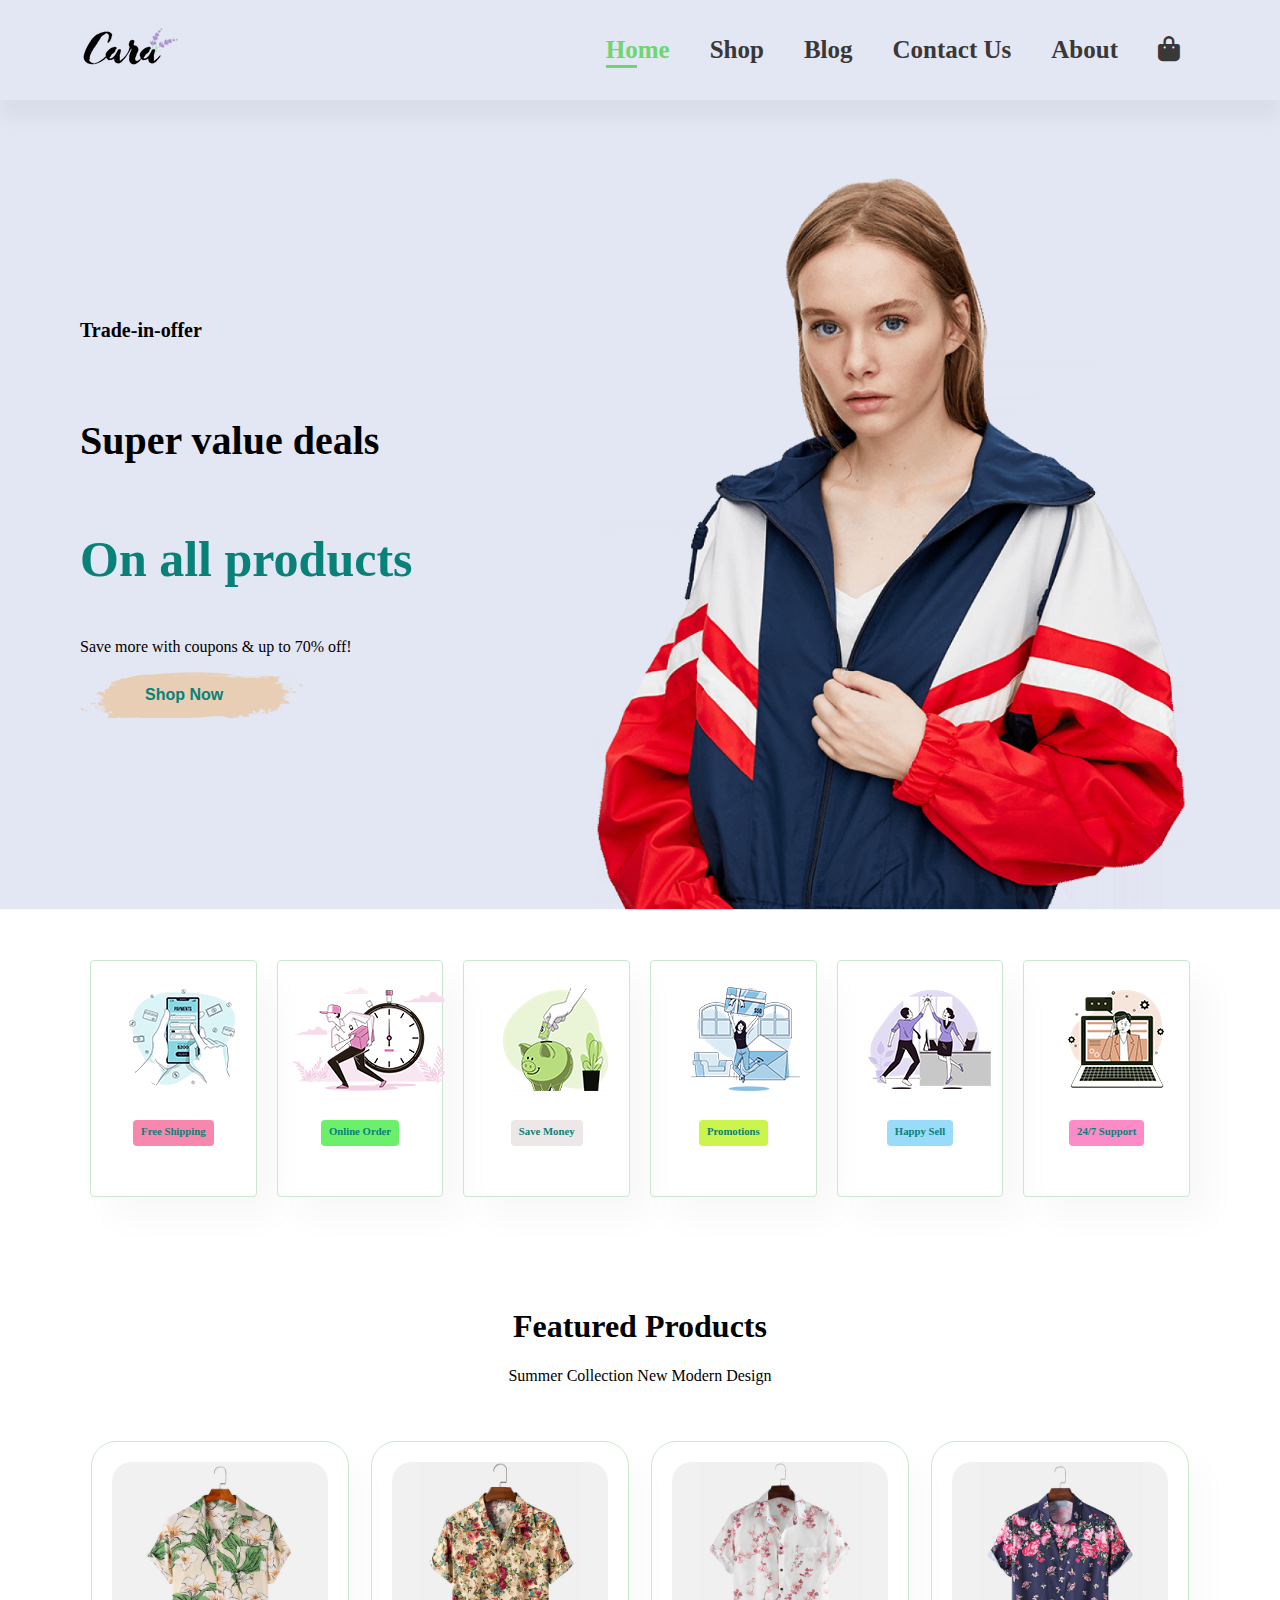
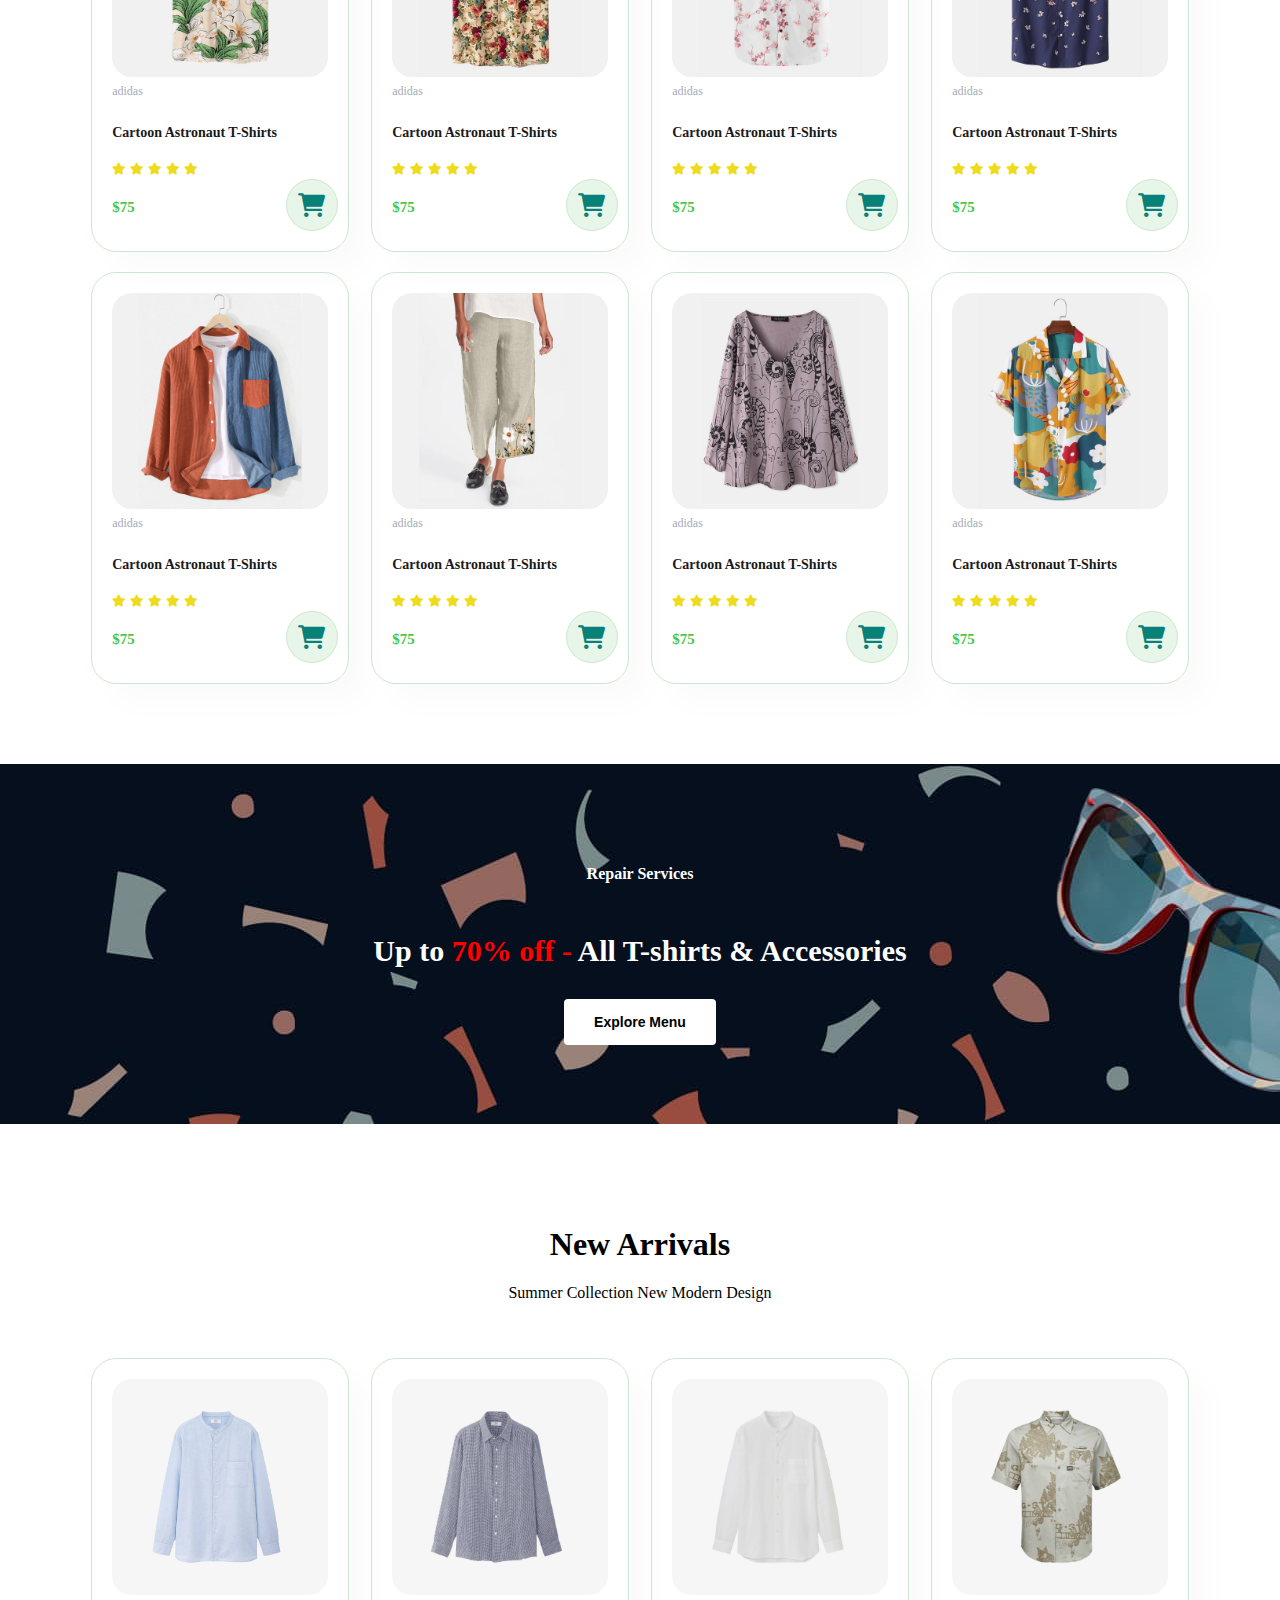
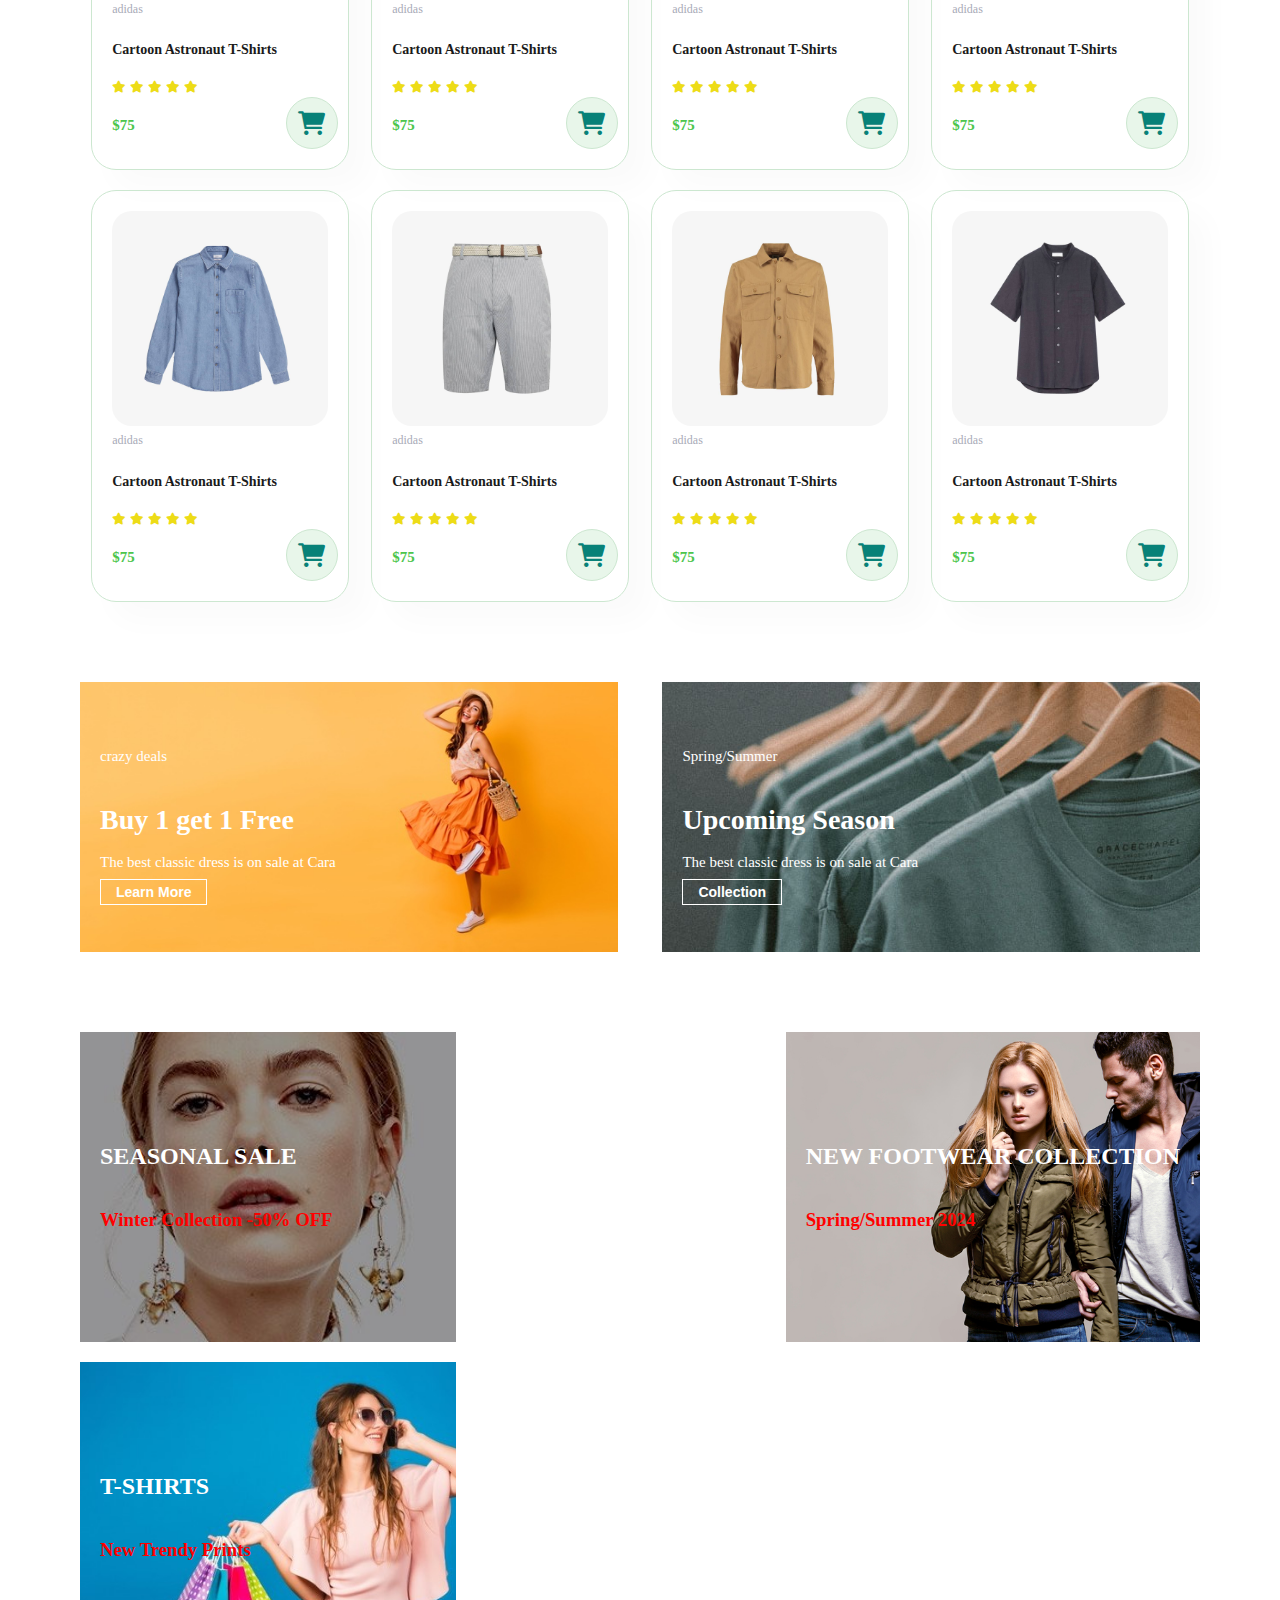
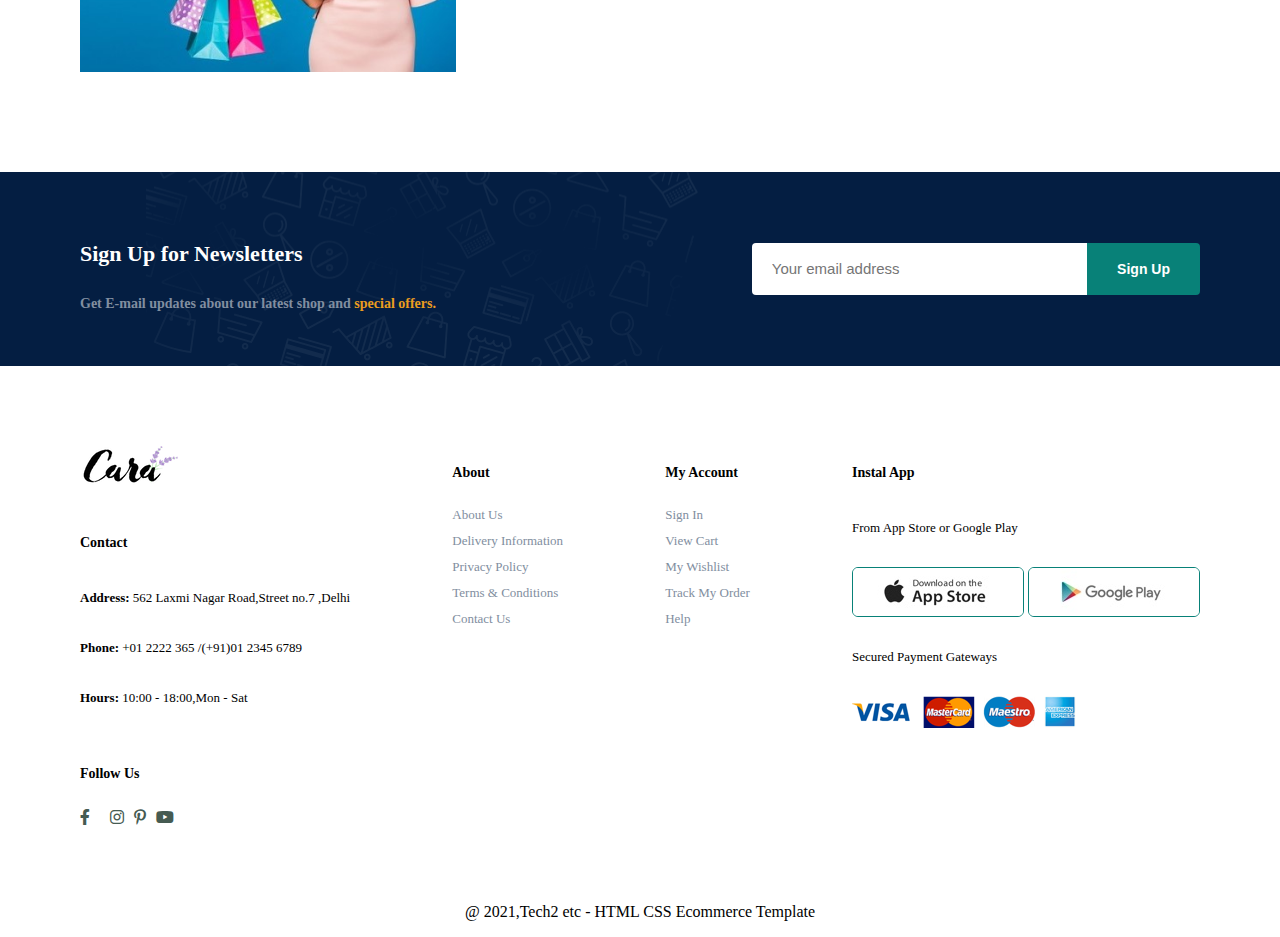
<file: index.html>
<!DOCTYPE html>
<html lang="en">
<head>
    <meta charset="UTF-8">
    <meta name="viewport" content="width=device-width, initial-scale=1.0">
    <title>E-Commerce </title>
    <link rel="stylesheet" href="https://cdnjs.cloudflare.com/ajax/libs/font-awesome/6.0.0-beta3/css/all.min.css">
    <link rel="stylesheet" href="style.css">
</head>
<body>
    <section id="header" >
        <a href="/index.html"><img src="img/logo.png" alt=""></a>
        <div>
            <ul id="navbar">
                <li><a class="active" href="/index.html">Home</a></li>
                <li><a href="/shop.html">Shop</a></li>
                <li><a href="/blog.html">Blog</a></li>
                <li><a href="/contact.html">Contact Us</a></li>
                <li><a href="/about.html">About</a></li>
                <li><a id="lg-bag" href="/cart.html"><i class="fa-solid fa-bag-shopping"></i></a></li>
                <a href="#" id="close"><i class="fa-solid fa-xmark"></i></a>

            </ul>
        </div>

        <div id="mobile">
            
            <a href="cart.html"><i class="fa-solid fa-bag-shopping"></i></a>
            <i id="bar" class="fas fa-outdent"></i>
        </div>

    </section>

    <section id="hero">
        <h4>Trade-in-offer</h4>
        <h2>Super value deals</h2>
        <h1>On all products</h1>
        <p>Save more with coupons & up to 70% off!</p>
        <button>Shop Now</button>

    </section>

    <section id="feature" class="section-p1">
        <div class="fe-box">
            <img src="img/features/f1.png" alt="">
            <h6>Free Shipping</h6>

        </div>
        <div class="fe-box">
            <img src="img/features/f2.png" alt="">
            <h6>Online Order</h6>

        </div>
        <div class="fe-box">
            <img src="img/features/f3.png" alt="">
            <h6>Save Money</h6>

        </div>
        <div class="fe-box">
            <img src="img/features/f4.png" alt="">
            <h6>Promotions</h6>

        </div>
        <div class="fe-box">
            <img src="img/features/f5.png" alt="">
            <h6>Happy Sell</h6>

        </div>
        <div class="fe-box">
            <img src="img/features/f6.png" alt="">
            <h6>24/7 Support</h6>

        </div>

    </section>
    
    <section id="product1" class="section-p1">
        <h1>Featured Products</h1>
        <p>Summer Collection New Modern Design</p>
        <div class="pro-container">
            <div class="pro">
                <div class="des">
                    <img src="img/products/f2.jpg" alt="">
                    <span>adidas</span>
                    <h4>Cartoon Astronaut T-Shirts</h4>
                    <div class="star">
                        <i class="fa-solid fa-star"></i>
                        <i class="fa-solid fa-star"></i>
                        <i class="fa-solid fa-star"></i>
                        <i class="fa-solid fa-star"></i>
                        <i class="fa-solid fa-star"></i>
                    </div>
                    <h3>$75</h3>
    
                </div>
                <a href="#"><i class="fa-solid fa-cart-shopping cart"></i></a>
            </div>
            <div class="pro">
                <div class="des">
                    <img src="img/products/f3.jpg" alt="">
                    <span>adidas</span>
                    <h4>Cartoon Astronaut T-Shirts</h4>
                    <div class="star">
                        <i class="fa-solid fa-star"></i>
                        <i class="fa-solid fa-star"></i>
                        <i class="fa-solid fa-star"></i>
                        <i class="fa-solid fa-star"></i>
                        <i class="fa-solid fa-star"></i>
                    </div>
                    <h3>$75</h3>
    
                </div>
                <a href="#"><i class="fa-solid fa-cart-shopping cart"></i></a>
            </div>
            <div class="pro">
                <div class="des">
                    <img src="img/products/f4.jpg" alt="">
                    <span>adidas</span>
                    <h4>Cartoon Astronaut T-Shirts</h4>
                    <div class="star">
                        <i class="fa-solid fa-star"></i>
                        <i class="fa-solid fa-star"></i>
                        <i class="fa-solid fa-star"></i>
                        <i class="fa-solid fa-star"></i>
                        <i class="fa-solid fa-star"></i>
                    </div>
                    <h3>$75</h3>
    
                </div>
                <a href="#"><i class="fa-solid fa-cart-shopping cart"></i></a>
            </div>
            <div class="pro">
                <div class="des">
                    <img src="img/products/f5.jpg" alt="">
                    <span>adidas</span>
                    <h4>Cartoon Astronaut T-Shirts</h4>
                    <div class="star">
                        <i class="fa-solid fa-star"></i>
                        <i class="fa-solid fa-star"></i>
                        <i class="fa-solid fa-star"></i>
                        <i class="fa-solid fa-star"></i>
                        <i class="fa-solid fa-star"></i>
                    </div>
                    <h3>$75</h3>
    
                </div>
                <a href="#"><i class="fa-solid fa-cart-shopping cart"></i></a>
            </div>
            <div class="pro">
                <div class="des">
                    <img src="img/products/f6.jpg" alt="">
                    <span>adidas</span>
                    <h4>Cartoon Astronaut T-Shirts</h4>
                    <div class="star">
                        <i class="fa-solid fa-star"></i>
                        <i class="fa-solid fa-star"></i>
                        <i class="fa-solid fa-star"></i>
                        <i class="fa-solid fa-star"></i>
                        <i class="fa-solid fa-star"></i>
                    </div>
                    <h3>$75</h3>
    
                </div>
                <a href="#"><i class="fa-solid fa-cart-shopping cart"></i></a>
            </div>
            <div class="pro">
                <div class="des">
                    <img src="img/products/f7.jpg" alt="">
                    <span>adidas</span>
                    <h4>Cartoon Astronaut T-Shirts</h4>
                    <div class="star">
                        <i class="fa-solid fa-star"></i>
                        <i class="fa-solid fa-star"></i>
                        <i class="fa-solid fa-star"></i>
                        <i class="fa-solid fa-star"></i>
                        <i class="fa-solid fa-star"></i>
                    </div>
                    <h3>$75</h3>
    
                </div>
                <a href="#"><i class="fa-solid fa-cart-shopping cart"></i></a>
            </div>
            <div class="pro">
                <div class="des">
                    <img src="img/products/f8.jpg" alt="">
                    <span>adidas</span>
                    <h4>Cartoon Astronaut T-Shirts</h4>
                    <div class="star">
                        <i class="fa-solid fa-star"></i>
                        <i class="fa-solid fa-star"></i>
                        <i class="fa-solid fa-star"></i>
                        <i class="fa-solid fa-star"></i>
                        <i class="fa-solid fa-star"></i>
                    </div>
                    <h3>$75</h3>
    
                </div>
                <a href="#"><i class="fa-solid fa-cart-shopping cart"></i></a>
            </div>
            <div class="pro">
                <div class="des">
                    <img src="img/products/f1.jpg" alt="">
                    <span>adidas</span>
                    <h4>Cartoon Astronaut T-Shirts</h4>
                    <div class="star">
                        <i class="fa-solid fa-star"></i>
                        <i class="fa-solid fa-star"></i>
                        <i class="fa-solid fa-star"></i>
                        <i class="fa-solid fa-star"></i>
                        <i class="fa-solid fa-star"></i>
                    </div>
                    <h3>$75</h3>
    
                </div>
                <a href="#"><i class="fa-solid fa-cart-shopping cart"></i></a>
            </div>
        </div>


    </section>
    
    <section id="banner" class="product-m1">
        <h4>Repair Services</h4>
        <h1>Up to <span>70% off -</span> All T-shirts & Accessories</h1>
        <button class="normal">Explore Menu</button>
    </section>

    <section id="product1" class="section-p1">
        <h1>New Arrivals</h1>
        <p>Summer Collection New Modern Design</p>
        <div class="pro-container">
            <div class="pro">
                <div class="des">
                    <img src="img/products/n1.jpg" alt="">
                    <span>adidas</span>
                    <h4>Cartoon Astronaut T-Shirts</h4>
                    <div class="star">
                        <i class="fa-solid fa-star"></i>
                        <i class="fa-solid fa-star"></i>
                        <i class="fa-solid fa-star"></i>
                        <i class="fa-solid fa-star"></i>
                        <i class="fa-solid fa-star"></i>
                    </div>
                    <h3>$75</h3>
    
                </div>
                <a href="#"><i class="fa-solid fa-cart-shopping cart"></i></a>
            </div>
            <div class="pro">
                <div class="des">
                    <img src="img/products/n2.jpg" alt="">
                    <span>adidas</span>
                    <h4>Cartoon Astronaut T-Shirts</h4>
                    <div class="star">
                        <i class="fa-solid fa-star"></i>
                        <i class="fa-solid fa-star"></i>
                        <i class="fa-solid fa-star"></i>
                        <i class="fa-solid fa-star"></i>
                        <i class="fa-solid fa-star"></i>
                    </div>
                    <h3>$75</h3>
    
                </div>
                <a href="#"><i class="fa-solid fa-cart-shopping cart"></i></a>
            </div>
            <div class="pro">
                <div class="des">
                    <img src="img/products/n3.jpg" alt="">
                    <span>adidas</span>
                    <h4>Cartoon Astronaut T-Shirts</h4>
                    <div class="star">
                        <i class="fa-solid fa-star"></i>
                        <i class="fa-solid fa-star"></i>
                        <i class="fa-solid fa-star"></i>
                        <i class="fa-solid fa-star"></i>
                        <i class="fa-solid fa-star"></i>
                    </div>
                    <h3>$75</h3>
    
                </div>
                <a href="#"><i class="fa-solid fa-cart-shopping cart"></i></a>
            </div>
            <div class="pro">
                <div class="des">
                    <img src="img/products/n4.jpg" alt="">
                    <span>adidas</span>
                    <h4>Cartoon Astronaut T-Shirts</h4>
                    <div class="star">
                        <i class="fa-solid fa-star"></i>
                        <i class="fa-solid fa-star"></i>
                        <i class="fa-solid fa-star"></i>
                        <i class="fa-solid fa-star"></i>
                        <i class="fa-solid fa-star"></i>
                    </div>
                    <h3>$75</h3>
    
                </div>
                <a href="#"><i class="fa-solid fa-cart-shopping cart"></i></a>
            </div>
            <div class="pro">
                <div class="des">
                    <img src="img/products/n5.jpg" alt="">
                    <span>adidas</span>
                    <h4>Cartoon Astronaut T-Shirts</h4>
                    <div class="star">
                        <i class="fa-solid fa-star"></i>
                        <i class="fa-solid fa-star"></i>
                        <i class="fa-solid fa-star"></i>
                        <i class="fa-solid fa-star"></i>
                        <i class="fa-solid fa-star"></i>
                    </div>
                    <h3>$75</h3>
    
                </div>
                <a href="#"><i class="fa-solid fa-cart-shopping cart"></i></a>
            </div>
            <div class="pro">
                <div class="des">
                    <img src="img/products/n6.jpg" alt="">
                    <span>adidas</span>
                    <h4>Cartoon Astronaut T-Shirts</h4>
                    <div class="star">
                        <i class="fa-solid fa-star"></i>
                        <i class="fa-solid fa-star"></i>
                        <i class="fa-solid fa-star"></i>
                        <i class="fa-solid fa-star"></i>
                        <i class="fa-solid fa-star"></i>
                    </div>
                    <h3>$75</h3>
    
                </div>
                <a href="#"><i class="fa-solid fa-cart-shopping cart"></i></a>
            </div>
            <div class="pro">
                <div class="des">
                    <img src="img/products/n7.jpg" alt="">
                    <span>adidas</span>
                    <h4>Cartoon Astronaut T-Shirts</h4>
                    <div class="star">
                        <i class="fa-solid fa-star"></i>
                        <i class="fa-solid fa-star"></i>
                        <i class="fa-solid fa-star"></i>
                        <i class="fa-solid fa-star"></i>
                        <i class="fa-solid fa-star"></i>
                    </div>
                    <h3>$75</h3>
    
                </div>
                <a href="#"><i class="fa-solid fa-cart-shopping cart"></i></a>
            </div>
            <div class="pro">
                <div class="des">
                    <img src="img/products/n8.jpg" alt="">
                    <span>adidas</span>
                    <h4>Cartoon Astronaut T-Shirts</h4>
                    <div class="star">
                        <i class="fa-solid fa-star"></i>
                        <i class="fa-solid fa-star"></i>
                        <i class="fa-solid fa-star"></i>
                        <i class="fa-solid fa-star"></i>
                        <i class="fa-solid fa-star"></i>
                    </div>
                    <h3>$75</h3>
    
                </div>
                <a href="#"><i class="fa-solid fa-cart-shopping cart"></i></a>
            </div>
        </div>


    </section>

    <section id="sm-banner" class="section-p1">
        <div class="banner-box">
            <h4>crazy deals</h4>
            <h1>Buy 1 get 1 Free</h1>
            <span>The best classic dress is on sale at Cara</span>
            <button class="white">Learn More</button>
        </div>

        <div class="banner-box banner-box2">
            <h4>Spring/Summer</h4>
            <h1>Upcoming Season</h1>
            <span>The best classic dress is on sale at Cara</span>
            <button class="white">Collection</button>
        </div>

    </section>

    <section id="banner3" class="section-p1">
        <div class="banner-box">
            <h2>SEASONAL SALE</h2>
            <h3>Winter Collection -50% OFF</h3>

        </div>

        <div class="banner-box banner-box2">
            <h2>NEW FOOTWEAR COLLECTION</h2>
            <h3>Spring/Summer 2024</h3>

        </div>

        <div class="banner-box banner-box3">
            <h2>T-SHIRTS</h2>
            <h3>New Trendy Prints</h3>

        </div>
    </section>

    <section id="newletter" class="section-p1 product-m1">
        <div class="newtext">
            <h4>Sign Up for Newsletters</h4>
            <p>Get E-mail updates about our latest shop and <span>special offers.</span> </p>
        </div>

        <div class="form">
            <input type="text" placeholder="Your email address">
            <button class="normal">Sign Up </button>
        </div>
        
    </section>


    <footer class="section-p1">
        <div class="col">
            <img class="logo" src="img/logo.png" alt="">
            <h4>Contact</h4>
            <p><strong>Address:</strong> 562 Laxmi Nagar Road,Street no.7 ,Delhi</p>
            <p><strong>Phone:</strong> +01 2222 365 /(+91)01 2345 6789</p>
            <p> <strong>Hours:</strong> 10:00 - 18:00,Mon - Sat</p>
            
            
            <div class="follow">
                <h4>Follow Us</h4>
                <div class="icon">
                    <i class="fa-brands fa-facebook-f"></i>
                    <i class="fa-brands fa-x-twitter"></i>
                    <i class="fa-brands fa-instagram"></i>
                    <i class="fa-brands fa-pinterest-p"></i>
                    <i class="fa-brands fa-youtube"></i>
                </div>


            </div>

        </div>

        <div class="col">
            <h4>About</h4>
            <div class="col">
                <a href="#">About Us</a>
                <a href="#">Delivery Information</a>
                <a href="#">Privacy Policy</a>
                <a href="#">Terms & Conditions</a>
                <a href="#">Contact Us</a>
            </div>


        </div>


        <div class="col">
            <h4>My Account</h4>
            <div class="col">
                <a href="#">Sign In</a>
                <a href="#">View Cart</a>
                <a href="#">My Wishlist</a>
                <a href="#">Track My Order</a>
                <a href="#">Help</a>
            </div>


        </div>
        
        <div class="col install">
            <h4>Instal App</h4>
            <p>From App Store or Google Play</p>
            <div class="row">
                <img src="img/pay/app.jpg" alt="">
                <img src="img/pay/play.jpg" alt="">

            </div>
            <p>Secured Payment Gateways</p>
            <div class="pay">
                <img src="img/pay/pay.png" alt="">

            </div>

        </div>



    </footer>
    <div class="copyright">
        <p> @ 2021,Tech2 etc - HTML CSS Ecommerce Template</p>
    </div>
    <script src="script.js"></script>
    
</body>
</html>
</file>
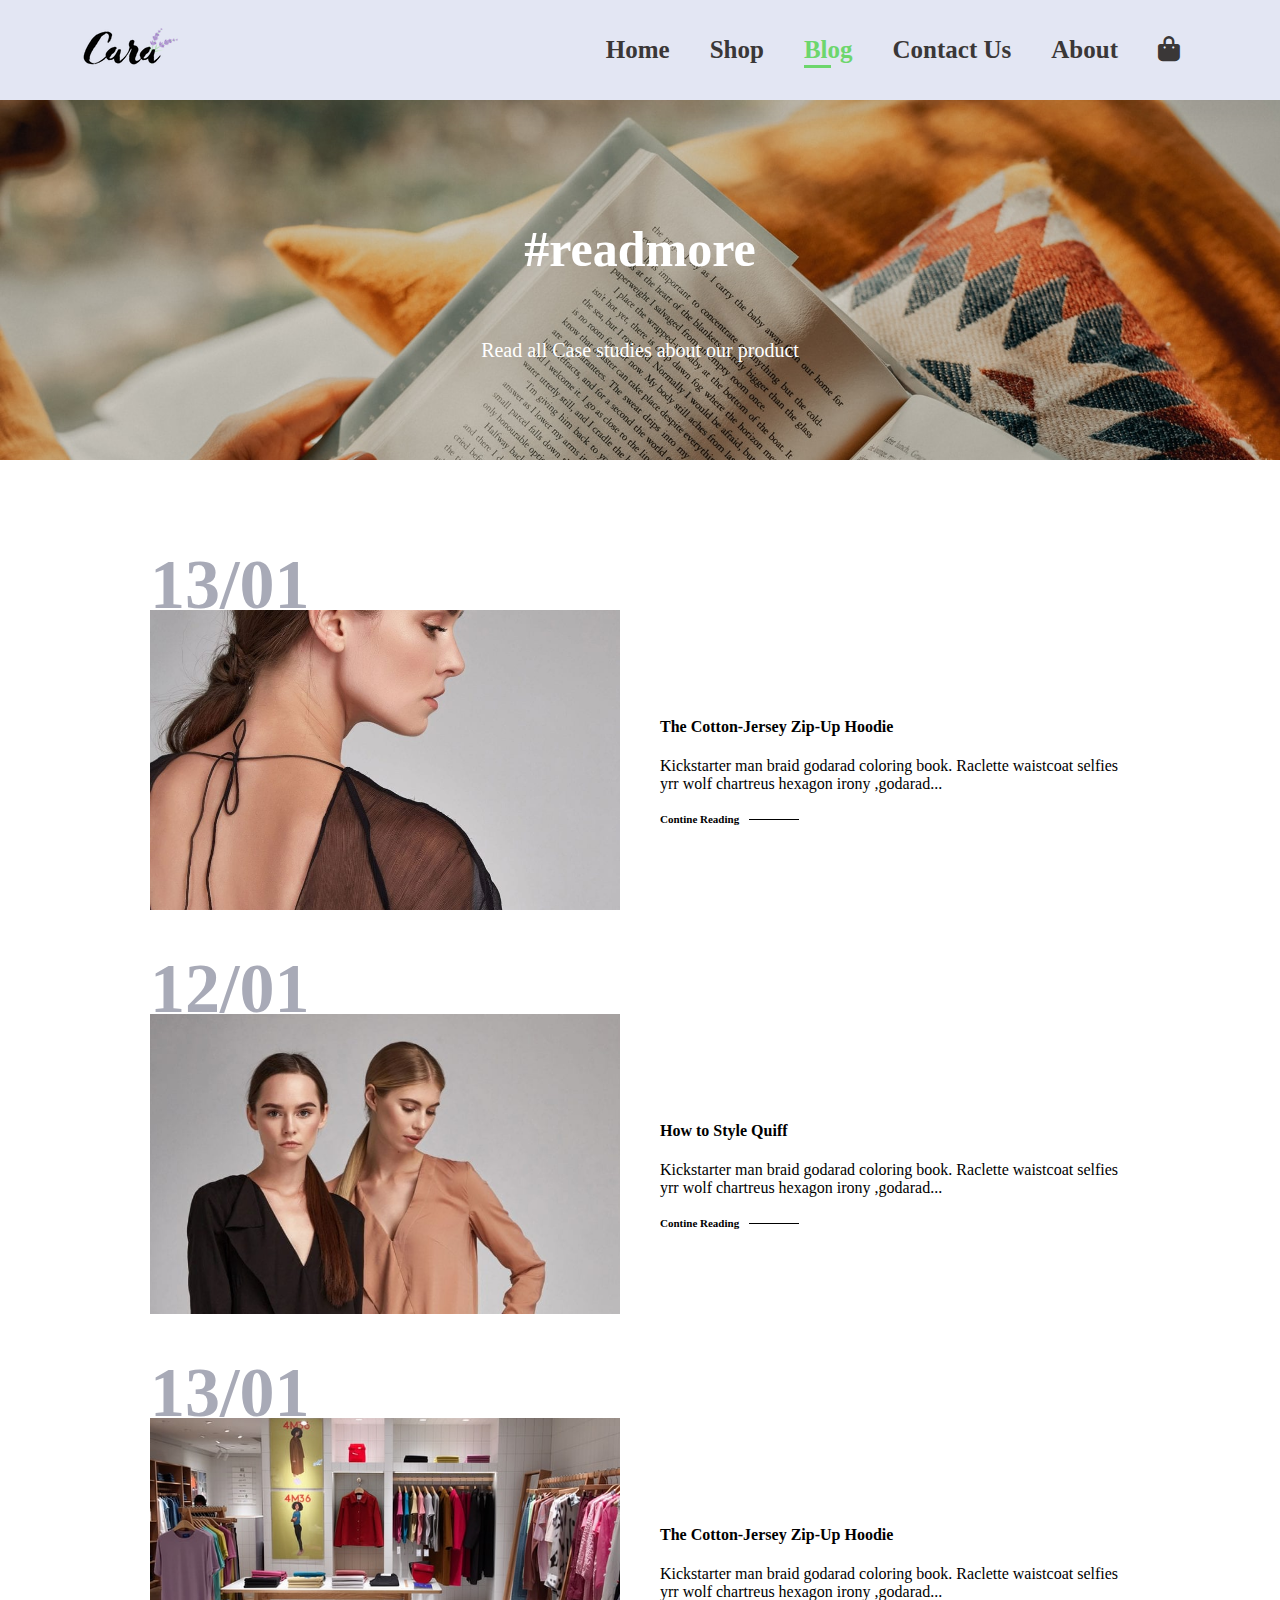
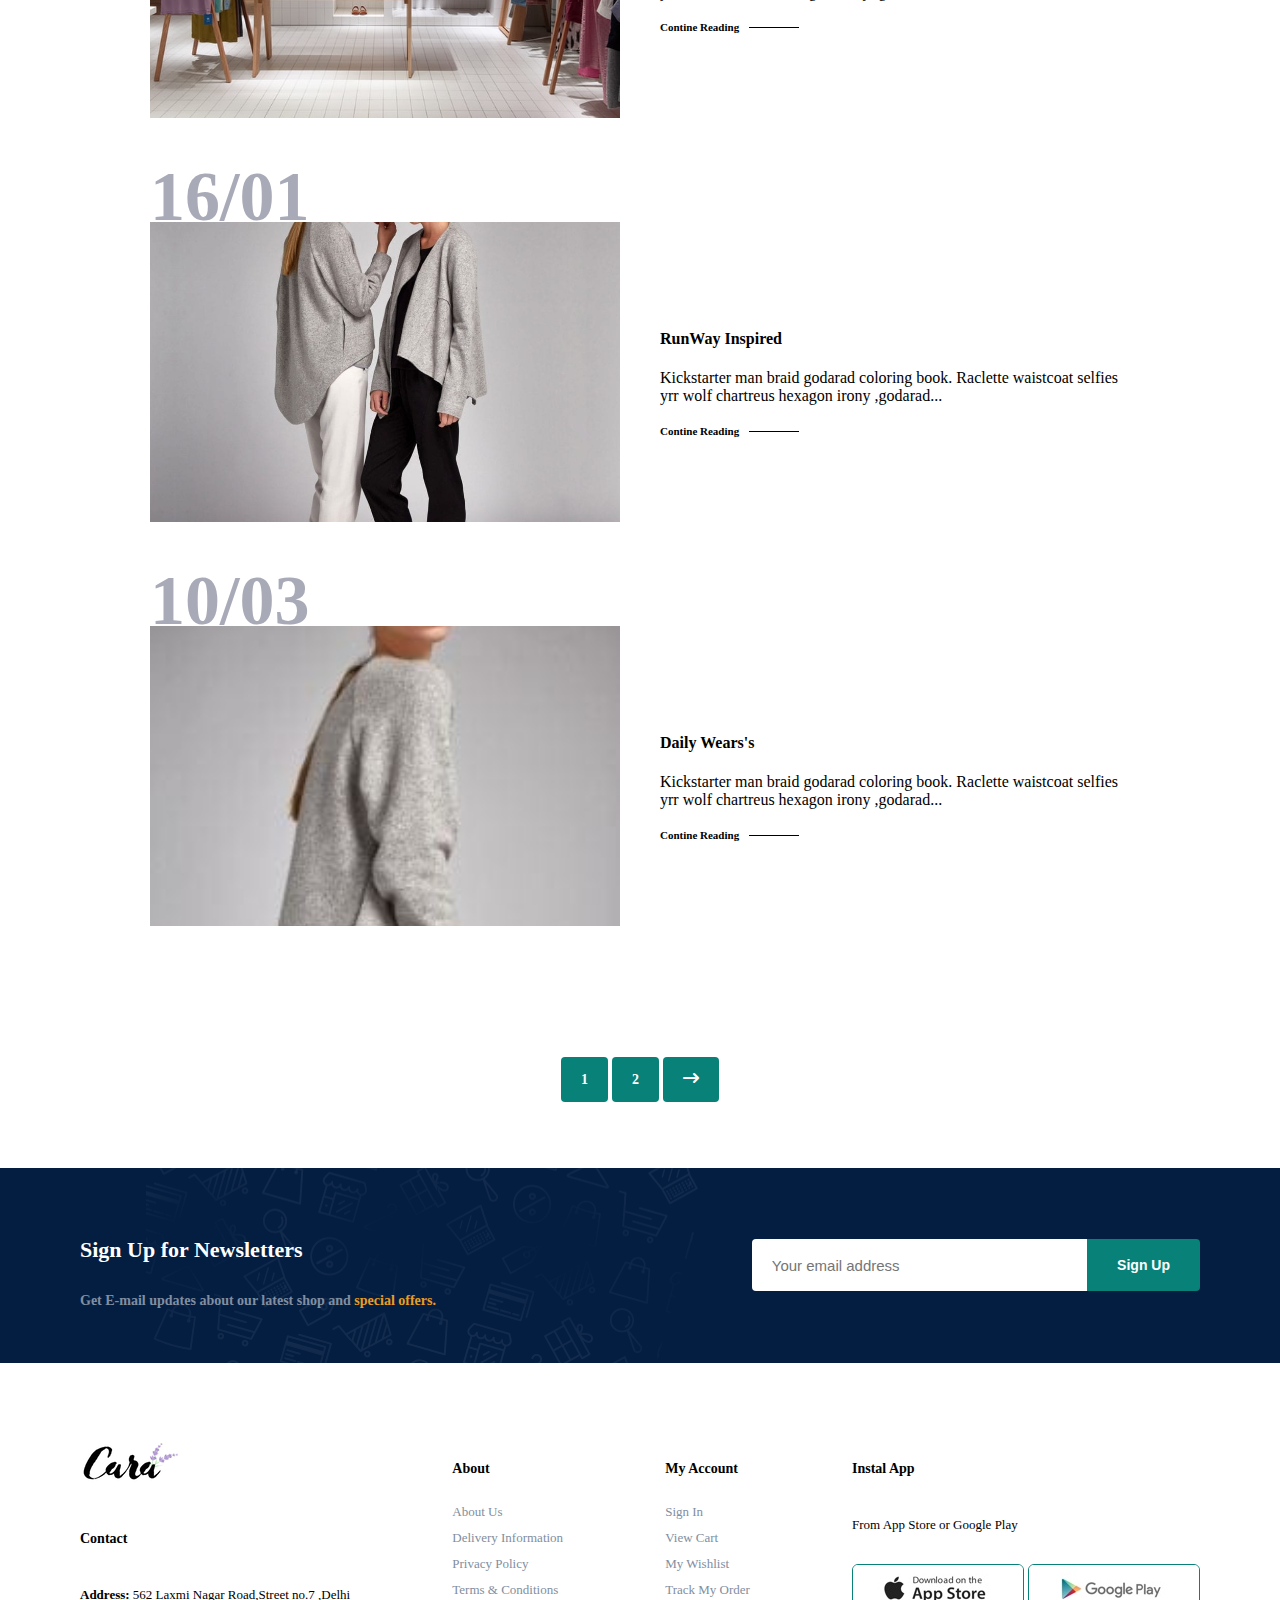
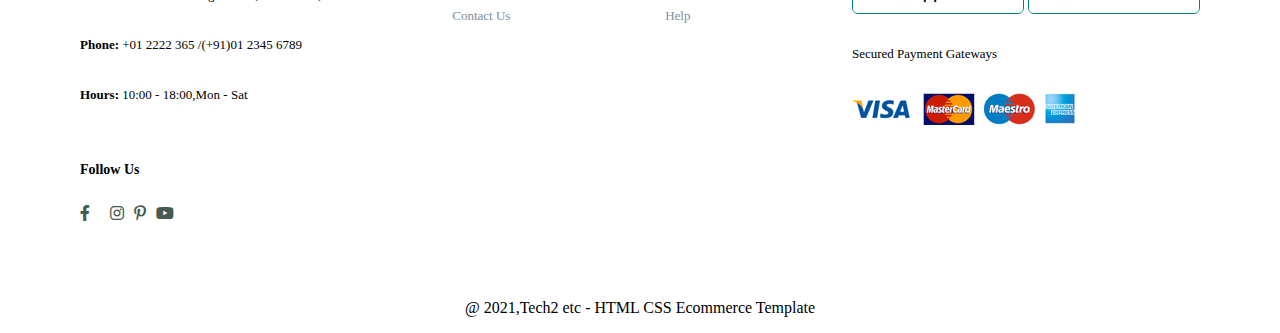
<file: blog.html>
<!DOCTYPE html>
<html lang="en">
<head>
    <meta charset="UTF-8">
    <meta name="viewport" content="width=device-width, initial-scale=1.0">
    <title>E-Commerce </title>
    <link rel="stylesheet" href="https://cdnjs.cloudflare.com/ajax/libs/font-awesome/6.0.0-beta3/css/all.min.css">
    <link rel="stylesheet" href="style.css">
</head>
<body>
    <section id="header">
        <a href="/index.html"><img src="img/logo.png" alt=""></a>
        <div>
            <ul id="navbar">
                <li><a href="/index.html">Home</a></li>
                <li><a  href="shop.html">Shop</a></li>
                <li><a class="active" href="blog.html">Blog</a></li>
                <li><a href="contact.html">Contact Us</a></li>
                <li><a href="about.html">About</a></li>
                <li><a id="lg-bag" href="cart.html"><i class="fa-solid fa-bag-shopping"></i></a></li>
                <a href="#" id="close"><i class="fa-solid fa-xmark"></i></a>

            </ul>
        </div>

        <div id="mobile">
            
            <a href="cart.html"><i class="fa-solid fa-bag-shopping"></i></a>
            <i id="bar" class="fas fa-outdent"></i>
        </div>

    </section>

    <section id="page-header" class="blog-header">
        <h2>#readmore</h2>
        <p>Read all Case studies about our product</p>

    </section>

    <section id="blog">
        <div class="blog-box">
            <div class="blog-img">
                <img src="img/blog/b1.jpg" alt="">
            </div>
            <div class="blog-details">
                <h4>The Cotton-Jersey Zip-Up Hoodie</h4>
                <p>Kickstarter man braid godarad coloring book. Raclette waistcoat selfies
                    yrr wolf chartreus hexagon irony ,godarad...
                </p>
                <a href="#">Contine Reading</a>

            </div>
            <h1>13/01</h1>
        </div>

        <div class="blog-box">
            <div class="blog-img">
                <img src="img/blog/b2.jpg" alt="">
            </div>
            <div class="blog-details">
                <h4>How to Style Quiff</h4>
                <p>Kickstarter man braid godarad coloring book. Raclette waistcoat selfies
                    yrr wolf chartreus hexagon irony ,godarad...
                </p>
                <a href="#">Contine Reading</a>

            </div>
            <h1>12/01</h1>
        </div>

        <div class="blog-box">
            <div class="blog-img">
                <img src="img/blog/b3.jpg" alt="">
            </div>
            <div class="blog-details">
                <h4>The Cotton-Jersey Zip-Up Hoodie</h4>
                <p>Kickstarter man braid godarad coloring book. Raclette waistcoat selfies
                    yrr wolf chartreus hexagon irony ,godarad...
                </p>
                <a href="#">Contine Reading</a>

            </div>
            <h1>13/01</h1>
        </div>

        <div class="blog-box">
            <div class="blog-img">
                <img src="img/blog/b4.jpg" alt="">
            </div>
            <div class="blog-details">
                <h4>RunWay Inspired</h4>
                <p>Kickstarter man braid godarad coloring book. Raclette waistcoat selfies
                    yrr wolf chartreus hexagon irony ,godarad...
                </p>
                <a href="#">Contine Reading</a>

            </div>
            <h1>16/01</h1>
        </div>

        <div class="blog-box">
            <div class="blog-img">
                <img src="img/blog/b5.jpg" alt="">
            </div>
            <div class="blog-details">
                <h4>Daily Wears's</h4>
                <p>Kickstarter man braid godarad coloring book. Raclette waistcoat selfies
                    yrr wolf chartreus hexagon irony ,godarad...
                </p>
                <a href="#">Contine Reading</a>

            </div>
            <h1>10/03</h1>
        </div>

    </section>




    <section id="pagination" class="section-p1">
        <a href="#">1</a>
        <a href="#">2</a>
        <a href="#"><i class="fa-solid fa-arrow-right-long"></i></a>
    </section>




    <section id="newletter" class="section-p1 product-m1">
        <div class="newtext">
            <h4>Sign Up for Newsletters</h4>
            <p>Get E-mail updates about our latest shop and <span>special offers.</span> </p>
        </div>

        <div class="form">
            <input type="text" placeholder="Your email address">
            <button class="normal">Sign Up </button>
        </div>
        
    </section>


    <footer class="section-p1">
        <div class="col">
            <img class="logo" src="img/logo.png" alt="">
            <h4>Contact</h4>
            <p><strong>Address:</strong> 562 Laxmi Nagar Road,Street no.7 ,Delhi</p>
            <p><strong>Phone:</strong> +01 2222 365 /(+91)01 2345 6789</p>
            <p> <strong>Hours:</strong> 10:00 - 18:00,Mon - Sat</p>
            
            
            <div class="follow">
                <h4>Follow Us</h4>
                <div class="icon">
                    <i class="fa-brands fa-facebook-f"></i>
                    <i class="fa-brands fa-x-twitter"></i>
                    <i class="fa-brands fa-instagram"></i>
                    <i class="fa-brands fa-pinterest-p"></i>
                    <i class="fa-brands fa-youtube"></i>
                </div>


            </div>

        </div>

        <div class="col">
            <h4>About</h4>
            <div class="col">
                <a href="#">About Us</a>
                <a href="#">Delivery Information</a>
                <a href="#">Privacy Policy</a>
                <a href="#">Terms & Conditions</a>
                <a href="#">Contact Us</a>
            </div>


        </div>


        <div class="col">
            <h4>My Account</h4>
            <div class="col">
                <a href="#">Sign In</a>
                <a href="#">View Cart</a>
                <a href="#">My Wishlist</a>
                <a href="#">Track My Order</a>
                <a href="#">Help</a>
            </div>


        </div>
        
        <div class="col install">
            <h4>Instal App</h4>
            <p>From App Store or Google Play</p>
            <div class="row">
                <img src="img/pay/app.jpg" alt="">
                <img src="img/pay/play.jpg" alt="">

            </div>
            <p>Secured Payment Gateways</p>
            <div class="pay">
                <img src="img/pay/pay.png" alt="">

            </div>

        </div>



    </footer>
    <div class="copyright">
        <p> @ 2021,Tech2 etc - HTML CSS Ecommerce Template</p>
    </div>
    <script src="script.js"></script>
    
</body>
</html>
</file>
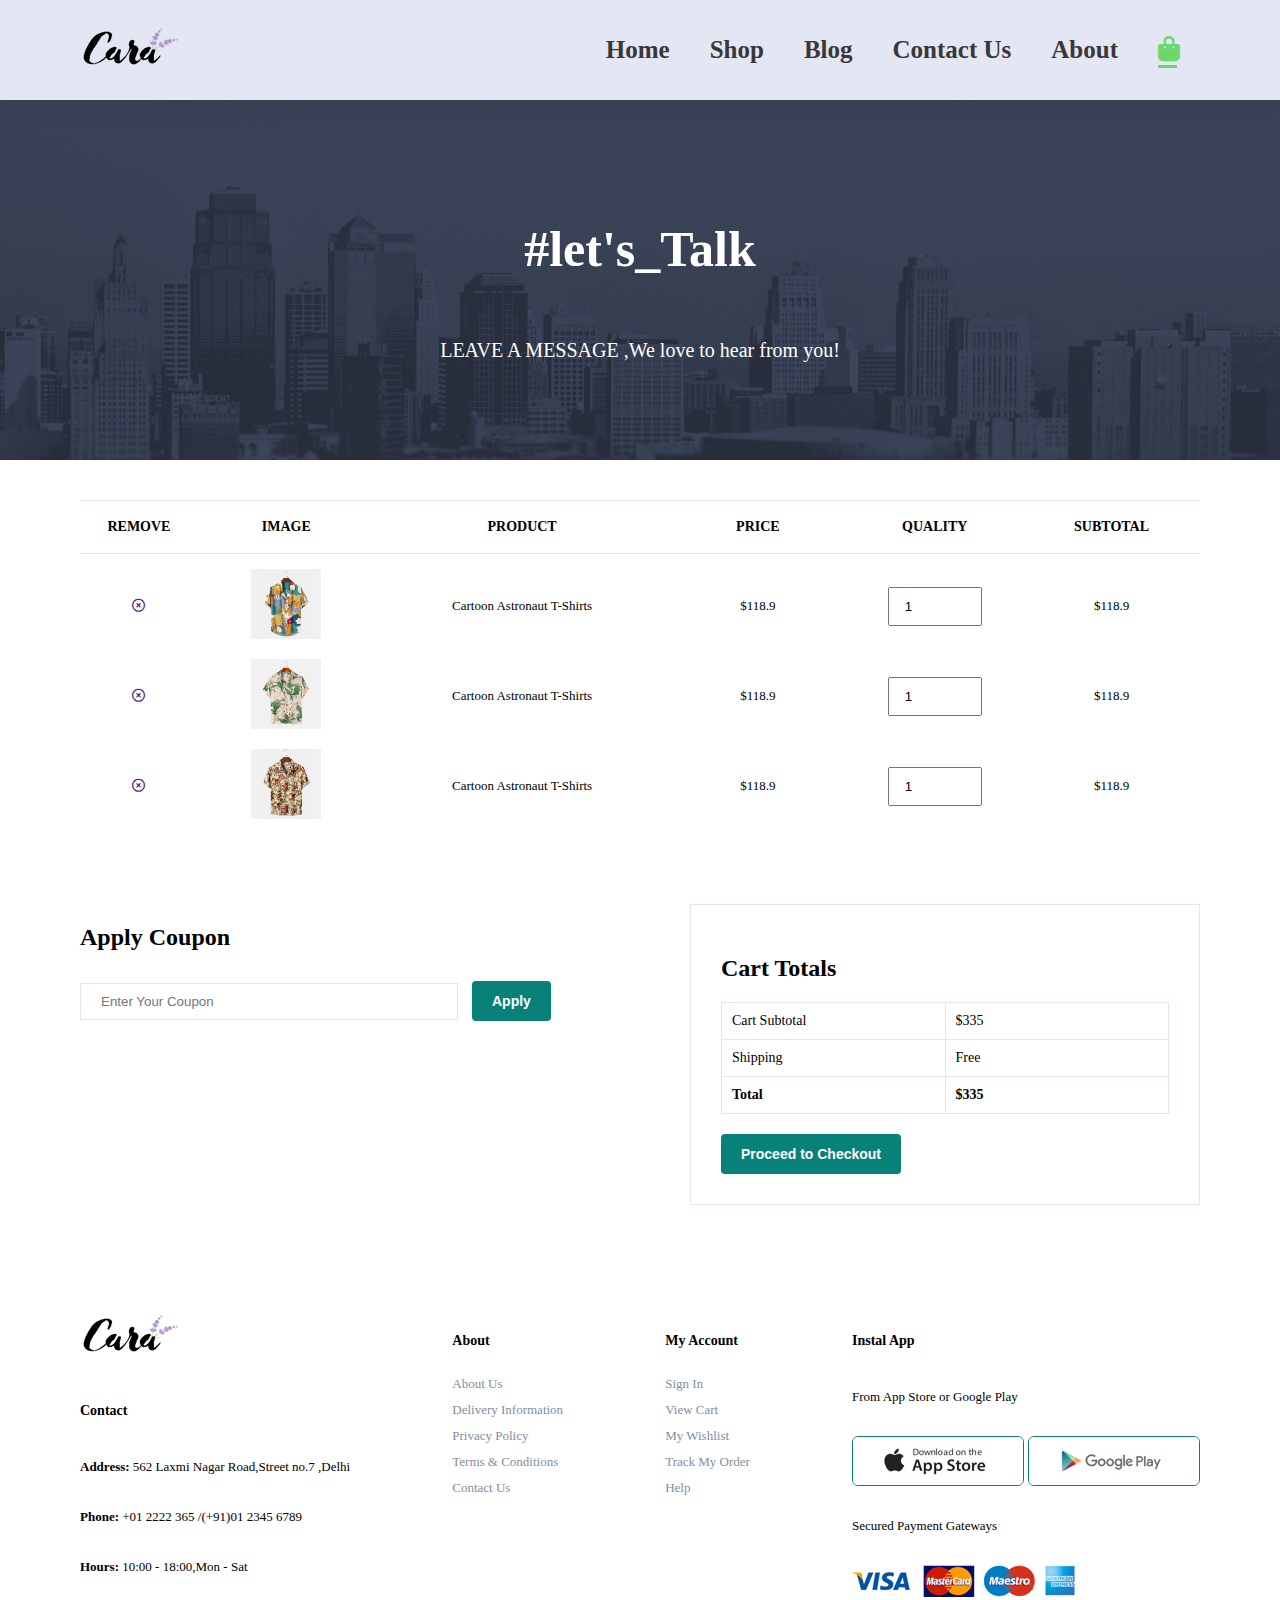
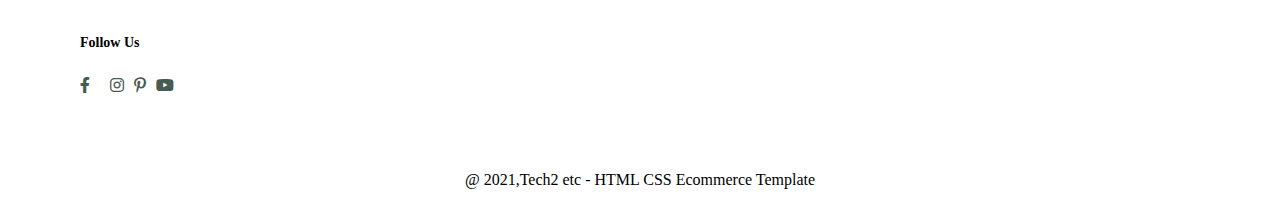
<file: cart.html>
<!DOCTYPE html>
<html lang="en">
<head>
    <meta charset="UTF-8">
    <meta name="viewport" content="width=device-width, initial-scale=1.0">
    <title>contact</title>
    <link rel="stylesheet" href="https://cdnjs.cloudflare.com/ajax/libs/font-awesome/6.0.0-beta3/css/all.min.css">
    <link rel="stylesheet" href="style.css">
</head>
<body>
    <section id="header">
        <a href="/index.html"><img src="img/logo.png" alt=""></a>
        <div>
            <ul id="navbar">
                <li><a href="/index.html">Home</a></li>
                <li><a  href="/shop.html">Shop</a></li>
                <li><a  href="/blog.html">Blog</a></li>
                <li><a  href="/contact.html">Contact Us</a></li>
                <li><a  href="/about.html">About</a></li>
                <li><a id="lg-bag" class="active" href="/cart.html"><i class="fa-solid fa-bag-shopping"></i></a></li>
                <a href="#" id="close"><i class="fa-solid fa-xmark"></i></a>

            </ul>
        </div>

        <div id="mobile">
            
            <a href="/cart.html"><i class="fa-solid fa-bag-shopping"></i></a>
            <i id="bar" class="fas fa-outdent"></i>
        </div>

    </section>

    <section id="page-header" class="about-header">
        <h2>#let's_Talk</h2>
        <p>LEAVE A MESSAGE ,We love to hear from you!</p>

    </section>

    <section id="cart" class="section-p1">
        <table width="100%">
            <thead>
                <tr>
                    <td>Remove</td>
                    <td>Image</td>
                    <td>Product</td>
                    <td>Price</td>
                    <td>Quality</td>
                    <td>Subtotal</td>
                </tr>
            </thead>
            <tbody>
                <tr>
                    <td><a href=""><i class="fa-regular fa-circle-xmark"></i></a></td>
                    <td><img src="img/products/f1.jpg" alt=""></td>
                    <td>Cartoon Astronaut T-Shirts</td>
                    <td>$118.9</td>
                    <td><input type="number" value="1"></td>
                    <td>$118.9</td>
                </tr>
                <tr>
                    <td><a href=""><i class="fa-regular fa-circle-xmark"></i></a></td>
                    <td><img src="img/products/f2.jpg" alt=""></td>
                    <td>Cartoon Astronaut T-Shirts</td>
                    <td>$118.9</td>
                    <td><input type="number" value="1"></td>
                    <td>$118.9</td>
                </tr>
                <tr>
                    <td><a href=""><i class="fa-regular fa-circle-xmark"></i></a></td>
                    <td><img src="img/products/f3.jpg" alt=""></td>
                    <td>Cartoon Astronaut T-Shirts</td>
                    <td>$118.9</td>
                    <td><input type="number" value="1"></td>
                    <td>$118.9</td>
                </tr>
            </tbody>
        </table>

    </section>

    <section id="cart-add" class="section-p1">
        <div id="coupon">
            <h2>Apply Coupon</h2>
            <div>
                <input type="text" placeholder="Enter Your Coupon">
                <button class="normal">Apply</button>
            </div>
        </div>
        <div id="subtotal">

            <h2>Cart Totals</h2>
            <table>
                <tr>
                    <td>Cart Subtotal</td>
                    <td>$335</td>
                </tr>
                <tr>
                    <td>Shipping</td>
                    <td>Free</td>
                </tr>
                <tr>
                    <td><strong>Total</strong></td>
                    <td><strong>$335</strong></td>
                </tr>
            </table>
            <button class="normal">Proceed to Checkout</button>

        </div>
    </section>



    <footer class="section-p1">
        <div class="col">
            <img class="logo" src="img/logo.png" alt="">
            <h4>Contact</h4>
            <p><strong>Address:</strong> 562 Laxmi Nagar Road,Street no.7 ,Delhi</p>
            <p><strong>Phone:</strong> +01 2222 365 /(+91)01 2345 6789</p>
            <p> <strong>Hours:</strong> 10:00 - 18:00,Mon - Sat</p>
            
            
            <div class="follow">
                <h4>Follow Us</h4>
                <div class="icon">
                    <i class="fa-brands fa-facebook-f"></i>
                    <i class="fa-brands fa-x-twitter"></i>
                    <i class="fa-brands fa-instagram"></i>
                    <i class="fa-brands fa-pinterest-p"></i>
                    <i class="fa-brands fa-youtube"></i>
                </div>


            </div>

        </div>

        <div class="col">
            <h4>About</h4>
            <div class="col">
                <a href="#">About Us</a>
                <a href="#">Delivery Information</a>
                <a href="#">Privacy Policy</a>
                <a href="#">Terms & Conditions</a>
                <a href="#">Contact Us</a>
            </div>


        </div>


        <div class="col">
            <h4>My Account</h4>
            <div class="col">
                <a href="#">Sign In</a>
                <a href="#">View Cart</a>
                <a href="#">My Wishlist</a>
                <a href="#">Track My Order</a>
                <a href="#">Help</a>
            </div>


        </div>
        
        <div class="col install">
            <h4>Instal App</h4>
            <p>From App Store or Google Play</p>
            <div class="row">
                <img src="img/pay/app.jpg" alt="">
                <img src="img/pay/play.jpg" alt="">

            </div>
            <p>Secured Payment Gateways</p>
            <div class="pay">
                <img src="img/pay/pay.png" alt="">

            </div>

        </div>



    </footer>
    <div class="copyright">
        <p> @ 2021,Tech2 etc - HTML CSS Ecommerce Template</p>
    </div>
    <script src="script.js"></script>
    
</body>
</html>
</file>
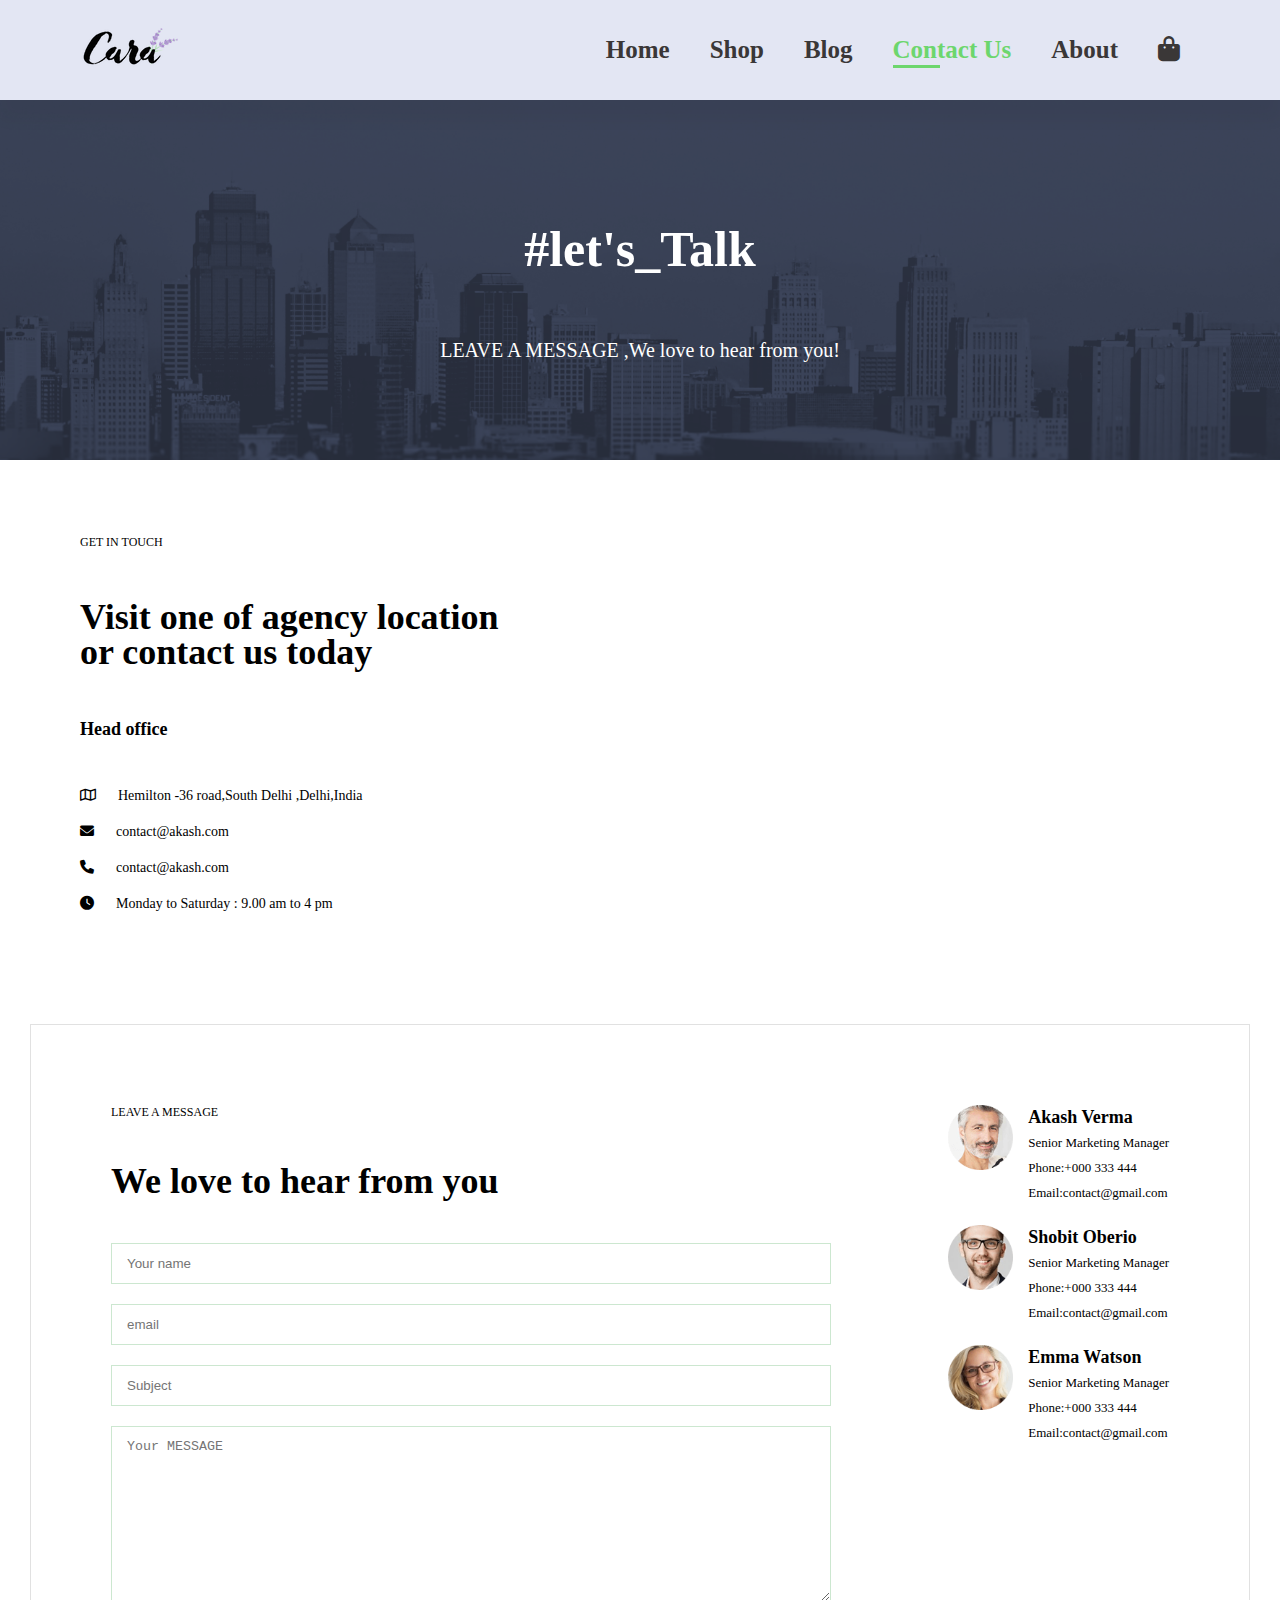
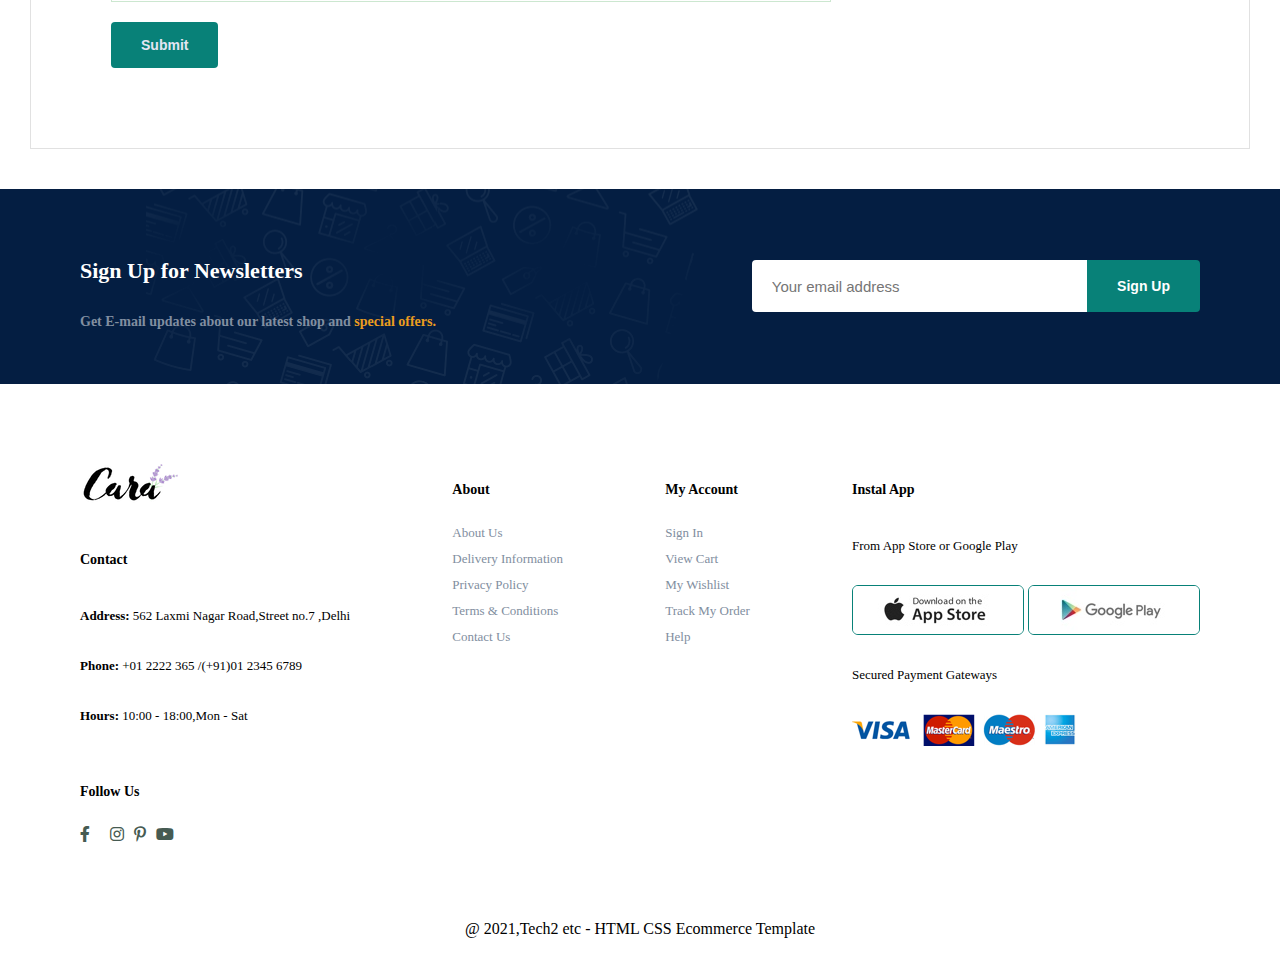
<file: contact.html>
<!DOCTYPE html>
<html lang="en">
<head>
    <meta charset="UTF-8">
    <meta name="viewport" content="width=device-width, initial-scale=1.0">
    <title>contact</title>
    <link rel="stylesheet" href="https://cdnjs.cloudflare.com/ajax/libs/font-awesome/6.0.0-beta3/css/all.min.css">
    <link rel="stylesheet" href="style.css">
</head>
<body>
    <section id="header">
        <a href="/index.html"><img src="img/logo.png" alt=""></a>
        <div>
            <ul id="navbar">
                <li><a href="/index.html">Home</a></li>
                <li><a  href="shop.html">Shop</a></li>
                <li><a  href="blog.html">Blog</a></li>
                <li><a class="active"  href="contact.html">Contact Us</a></li>
                <li><a href="about.html">About</a></li>
                <li><a id="lg-bag" href="cart.html"><i class="fa-solid fa-bag-shopping"></i></a></li>
                <a href="#" id="close"><i class="fa-solid fa-xmark"></i></a>

            </ul>
        </div>

        <div id="mobile">
            
            <a href="cart.html"><i class="fa-solid fa-bag-shopping"></i></a>
            <i id="bar" class="fas fa-outdent"></i>
        </div>

    </section>

    <section id="page-header" class="about-header">
        <h2>#let's_Talk</h2>
        <p>LEAVE A MESSAGE ,We love to hear from you!</p>

    </section>

    <section id="contact-details" class="section-p1">
        <div class="details">
            <span>GET IN TOUCH</span>
            <h2>Visit one of agency location or contact us today</h2>
            <h3>Head office</h3>
            <div>
                <li>
                    <i class="fa-regular fa-map"></i>
                    <p> Hemilton -36 road,South Delhi ,Delhi,India </p>
                </li>
                <li>
                    <i class="fa-solid fa-envelope"></i>
                    <p> contact@akash.com</p>
                </li>
                <li>
                    <i class="fa-solid fa-phone"></i>
                    <p> contact@akash.com</p>
                </li>
                <li>
                    <i class="fa-solid fa-clock"></i>
                    <p> Monday to Saturday : 9.00 am to 4 pm</p>
                </li>
            </div>

        </div>
        <div class="maps">
            <iframe src="https://www.google.com/maps/embed?pb=!1m18!1m12!1m3!1d14016.193838371655!2d77.21159030991673!3d28.568307511194817!2m3!1f0!2f0!3f0!3m2!1i1024!2i768!4f13.1!3m3!1m2!1s0x390ce
            25dbad548bb%3A0x754a271dc18ff7c4!2sSouth%20Extension%2C%20Block%20F%2C%20South%20Extension%20I%2C%20New%20Delhi%2C%20Delhi!5e0!3m2!1sen!2sin!4v1728330640714!5m2!1sen!2sin"
             width="600" height="450" style="border:0;" allowfullscreen="" loading="lazy" 
             referrerpolicy="no-referrer-when-downgrade"></iframe>

        </div>

    </section>

    <section id="form-details">
        <form action="">
            <span>LEAVE A MESSAGE</span>
            <h1>We love to hear from you</h1>
            <input type="text" placeholder="Your name">
            <input type="email" placeholder="email">
            <input type="text" placeholder="Subject">
            <textarea placeholder="Your MESSAGE" cols="30" rows="10"></textarea>
            <button class="normal">Submit</button>
        </form>

        <div class="people">
            <div>
                <img src="img/people/1.png" alt="">
                <p><span>Akash Verma</span> Senior Marketing Manager <br>Phone:+000 333 444
                <br>Email:contact@gmail.com</p>
            </div>
            <div>
                <img src="img/people/2.png" alt="">
                <p><span>Shobit Oberio</span> Senior Marketing Manager <br>Phone:+000 333 444
                <br>Email:contact@gmail.com</p>
            </div>
            <div>
                <img src="img/people/3.png" alt="">
                <p><span>Emma Watson</span> Senior Marketing Manager <br>Phone:+000 333 444
                <br>Email:contact@gmail.com</p>
            </div>
            

        </div>
    </section>




    <section id="newletter" class="section-p1 product-m1">
        <div class="newtext">
            <h4>Sign Up for Newsletters</h4>
            <p>Get E-mail updates about our latest shop and <span>special offers.</span> </p>
        </div>

        <div class="form">
            <input type="text" placeholder="Your email address">
            <button class="normal">Sign Up </button>
        </div>
        
    </section>


    <footer class="section-p1">
        <div class="col">
            <img class="logo" src="img/logo.png" alt="">
            <h4>Contact</h4>
            <p><strong>Address:</strong> 562 Laxmi Nagar Road,Street no.7 ,Delhi</p>
            <p><strong>Phone:</strong> +01 2222 365 /(+91)01 2345 6789</p>
            <p> <strong>Hours:</strong> 10:00 - 18:00,Mon - Sat</p>
            
            
            <div class="follow">
                <h4>Follow Us</h4>
                <div class="icon">
                    <i class="fa-brands fa-facebook-f"></i>
                    <i class="fa-brands fa-x-twitter"></i>
                    <i class="fa-brands fa-instagram"></i>
                    <i class="fa-brands fa-pinterest-p"></i>
                    <i class="fa-brands fa-youtube"></i>
                </div>


            </div>

        </div>

        <div class="col">
            <h4>About</h4>
            <div class="col">
                <a href="#">About Us</a>
                <a href="#">Delivery Information</a>
                <a href="#">Privacy Policy</a>
                <a href="#">Terms & Conditions</a>
                <a href="#">Contact Us</a>
            </div>


        </div>


        <div class="col">
            <h4>My Account</h4>
            <div class="col">
                <a href="#">Sign In</a>
                <a href="#">View Cart</a>
                <a href="#">My Wishlist</a>
                <a href="#">Track My Order</a>
                <a href="#">Help</a>
            </div>


        </div>
        
        <div class="col install">
            <h4>Instal App</h4>
            <p>From App Store or Google Play</p>
            <div class="row">
                <img src="img/pay/app.jpg" alt="">
                <img src="img/pay/play.jpg" alt="">

            </div>
            <p>Secured Payment Gateways</p>
            <div class="pay">
                <img src="img/pay/pay.png" alt="">

            </div>

        </div>



    </footer>
    <div class="copyright">
        <p> @ 2021,Tech2 etc - HTML CSS Ecommerce Template</p>
    </div>
    <script src="script.js"></script>
    
</body>
</html>
</file>
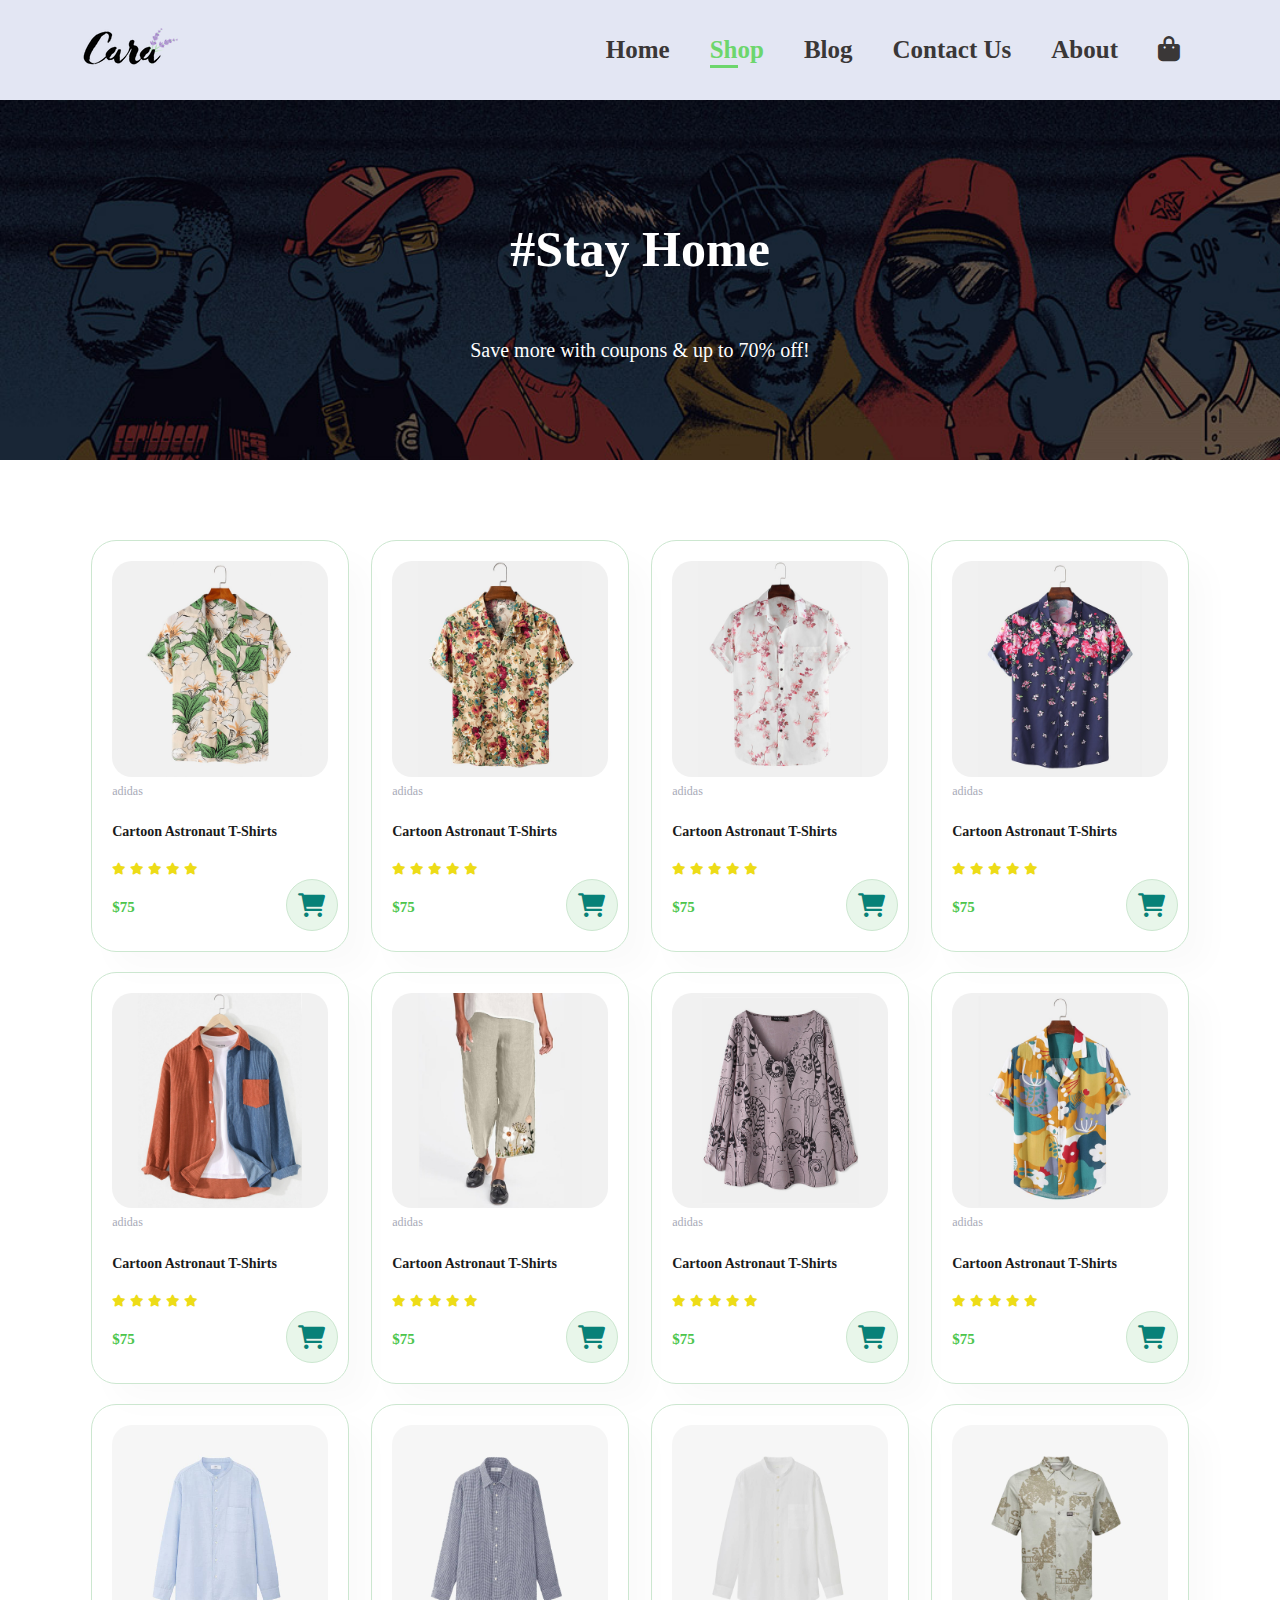
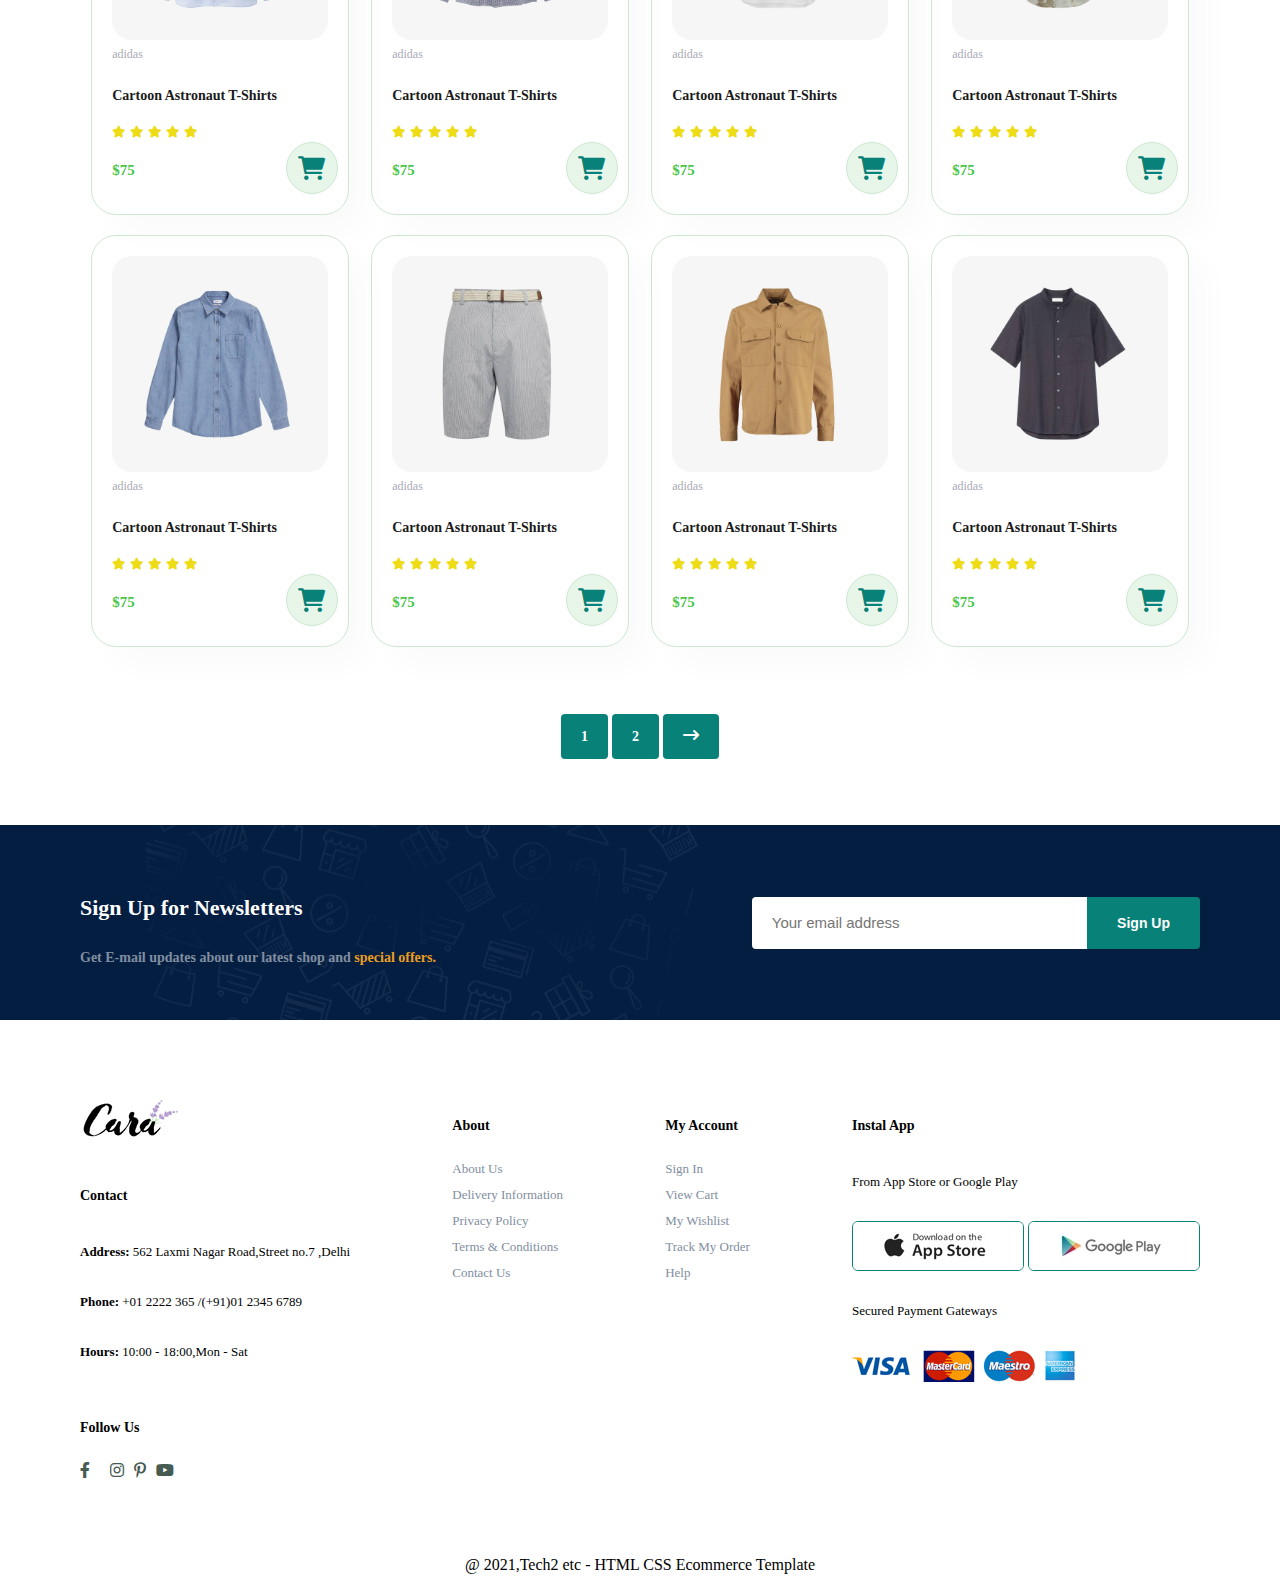
<file: shop.html>
<!DOCTYPE html>
<html lang="en">
<head>
    <meta charset="UTF-8">
    <meta name="viewport" content="width=device-width, initial-scale=1.0">
    <title>E-Commerce </title>
    <link rel="stylesheet" href="https://cdnjs.cloudflare.com/ajax/libs/font-awesome/6.0.0-beta3/css/all.min.css">
    <link rel="stylesheet" href="style.css">
</head>
<body>
    <section id="header">
        <a href="/index.html"><img src="img/logo.png" alt=""></a>
        <div>
            <ul id="navbar">
                <li><a href="/index.html">Home</a></li>
                <li><a class="active" href="/shop.html">Shop</a></li>
                <li><a href="/blog.html">Blog</a></li>
                <li><a href="/contact.html">Contact Us</a></li>
                <li><a href="/about.html">About</a></li>
                <li><a id="lg-bag" href="/cart.html"><i class="fa-solid fa-bag-shopping"></i></a></li>
                <a href="#" id="close"><i class="fa-solid fa-xmark"></i></a>

            </ul>
        </div>

        <div id="mobile">
            
            <a href="/cart.html"><i class="fa-solid fa-bag-shopping"></i></a>
            <i id="bar" class="fas fa-outdent"></i>
        </div>

    </section>

    <section id="page-header">
        <h2>#Stay Home</h2>
        <p>Save more with coupons & up to 70% off!</p>

    </section>


    
    <section id="product1" class="section-p1">
        <div class="pro-container">
            <div class="pro" onclick="window.location.href='sproduct.html'">
                <div class="des">
                    <img src="img/products/f2.jpg" alt="">
                    <span>adidas</span>
                    <h4>Cartoon Astronaut T-Shirts</h4>
                    <div class="star">
                        <i class="fa-solid fa-star"></i>
                        <i class="fa-solid fa-star"></i>
                        <i class="fa-solid fa-star"></i>
                        <i class="fa-solid fa-star"></i>
                        <i class="fa-solid fa-star"></i>
                    </div>
                    <h3>$75</h3>
    
                </div>
                <a href="#"><i class="fa-solid fa-cart-shopping cart"></i></a>
            </div>
            <div class="pro">
                <div class="des">
                    <img src="img/products/f3.jpg" alt="">
                    <span>adidas</span>
                    <h4>Cartoon Astronaut T-Shirts</h4>
                    <div class="star">
                        <i class="fa-solid fa-star"></i>
                        <i class="fa-solid fa-star"></i>
                        <i class="fa-solid fa-star"></i>
                        <i class="fa-solid fa-star"></i>
                        <i class="fa-solid fa-star"></i>
                    </div>
                    <h3>$75</h3>
    
                </div>
                <a href="#"><i class="fa-solid fa-cart-shopping cart"></i></a>
            </div>
            <div class="pro">
                <div class="des">
                    <img src="img/products/f4.jpg" alt="">
                    <span>adidas</span>
                    <h4>Cartoon Astronaut T-Shirts</h4>
                    <div class="star">
                        <i class="fa-solid fa-star"></i>
                        <i class="fa-solid fa-star"></i>
                        <i class="fa-solid fa-star"></i>
                        <i class="fa-solid fa-star"></i>
                        <i class="fa-solid fa-star"></i>
                    </div>
                    <h3>$75</h3>
    
                </div>
                <a href="#"><i class="fa-solid fa-cart-shopping cart"></i></a>
            </div>
            <div class="pro">
                <div class="des">
                    <img src="img/products/f5.jpg" alt="">
                    <span>adidas</span>
                    <h4>Cartoon Astronaut T-Shirts</h4>
                    <div class="star">
                        <i class="fa-solid fa-star"></i>
                        <i class="fa-solid fa-star"></i>
                        <i class="fa-solid fa-star"></i>
                        <i class="fa-solid fa-star"></i>
                        <i class="fa-solid fa-star"></i>
                    </div>
                    <h3>$75</h3>
    
                </div>
                <a href="#"><i class="fa-solid fa-cart-shopping cart"></i></a>
            </div>
            <div class="pro">
                <div class="des">
                    <img src="img/products/f6.jpg" alt="">
                    <span>adidas</span>
                    <h4>Cartoon Astronaut T-Shirts</h4>
                    <div class="star">
                        <i class="fa-solid fa-star"></i>
                        <i class="fa-solid fa-star"></i>
                        <i class="fa-solid fa-star"></i>
                        <i class="fa-solid fa-star"></i>
                        <i class="fa-solid fa-star"></i>
                    </div>
                    <h3>$75</h3>
    
                </div>
                <a href="#"><i class="fa-solid fa-cart-shopping cart"></i></a>
            </div>
            <div class="pro">
                <div class="des">
                    <img src="img/products/f7.jpg" alt="">
                    <span>adidas</span>
                    <h4>Cartoon Astronaut T-Shirts</h4>
                    <div class="star">
                        <i class="fa-solid fa-star"></i>
                        <i class="fa-solid fa-star"></i>
                        <i class="fa-solid fa-star"></i>
                        <i class="fa-solid fa-star"></i>
                        <i class="fa-solid fa-star"></i>
                    </div>
                    <h3>$75</h3>
    
                </div>
                <a href="#"><i class="fa-solid fa-cart-shopping cart"></i></a>
            </div>
            <div class="pro">
                <div class="des">
                    <img src="img/products/f8.jpg" alt="">
                    <span>adidas</span>
                    <h4>Cartoon Astronaut T-Shirts</h4>
                    <div class="star">
                        <i class="fa-solid fa-star"></i>
                        <i class="fa-solid fa-star"></i>
                        <i class="fa-solid fa-star"></i>
                        <i class="fa-solid fa-star"></i>
                        <i class="fa-solid fa-star"></i>
                    </div>
                    <h3>$75</h3>
    
                </div>
                <a href="#"><i class="fa-solid fa-cart-shopping cart"></i></a>
            </div>
            <div class="pro">
                <div class="des">
                    <img src="img/products/f1.jpg" alt="">
                    <span>adidas</span>
                    <h4>Cartoon Astronaut T-Shirts</h4>
                    <div class="star">
                        <i class="fa-solid fa-star"></i>
                        <i class="fa-solid fa-star"></i>
                        <i class="fa-solid fa-star"></i>
                        <i class="fa-solid fa-star"></i>
                        <i class="fa-solid fa-star"></i>
                    </div>
                    <h3>$75</h3>
    
                </div>
                <a href="#"><i class="fa-solid fa-cart-shopping cart"></i></a>
            </div>
        
            <div class="pro">
                <div class="des">
                    <img src="img/products/n1.jpg" alt="">
                    <span>adidas</span>
                    <h4>Cartoon Astronaut T-Shirts</h4>
                    <div class="star">
                        <i class="fa-solid fa-star"></i>
                        <i class="fa-solid fa-star"></i>
                        <i class="fa-solid fa-star"></i>
                        <i class="fa-solid fa-star"></i>
                        <i class="fa-solid fa-star"></i>
                    </div>
                    <h3>$75</h3>
    
                </div>
                <a href="#"><i class="fa-solid fa-cart-shopping cart"></i></a>
            </div>
            <div class="pro">
                <div class="des">
                    <img src="img/products/n2.jpg" alt="">
                    <span>adidas</span>
                    <h4>Cartoon Astronaut T-Shirts</h4>
                    <div class="star">
                        <i class="fa-solid fa-star"></i>
                        <i class="fa-solid fa-star"></i>
                        <i class="fa-solid fa-star"></i>
                        <i class="fa-solid fa-star"></i>
                        <i class="fa-solid fa-star"></i>
                    </div>
                    <h3>$75</h3>
    
                </div>
                <a href="#"><i class="fa-solid fa-cart-shopping cart"></i></a>
            </div>
            <div class="pro">
                <div class="des">
                    <img src="img/products/n3.jpg" alt="">
                    <span>adidas</span>
                    <h4>Cartoon Astronaut T-Shirts</h4>
                    <div class="star">
                        <i class="fa-solid fa-star"></i>
                        <i class="fa-solid fa-star"></i>
                        <i class="fa-solid fa-star"></i>
                        <i class="fa-solid fa-star"></i>
                        <i class="fa-solid fa-star"></i>
                    </div>
                    <h3>$75</h3>
    
                </div>
                <a href="#"><i class="fa-solid fa-cart-shopping cart"></i></a>
            </div>
            <div class="pro">
                <div class="des">
                    <img src="img/products/n4.jpg" alt="">
                    <span>adidas</span>
                    <h4>Cartoon Astronaut T-Shirts</h4>
                    <div class="star">
                        <i class="fa-solid fa-star"></i>
                        <i class="fa-solid fa-star"></i>
                        <i class="fa-solid fa-star"></i>
                        <i class="fa-solid fa-star"></i>
                        <i class="fa-solid fa-star"></i>
                    </div>
                    <h3>$75</h3>
    
                </div>
                <a href="#"><i class="fa-solid fa-cart-shopping cart"></i></a>
            </div>
            <div class="pro">
                <div class="des">
                    <img src="img/products/n5.jpg" alt="">
                    <span>adidas</span>
                    <h4>Cartoon Astronaut T-Shirts</h4>
                    <div class="star">
                        <i class="fa-solid fa-star"></i>
                        <i class="fa-solid fa-star"></i>
                        <i class="fa-solid fa-star"></i>
                        <i class="fa-solid fa-star"></i>
                        <i class="fa-solid fa-star"></i>
                    </div>
                    <h3>$75</h3>
    
                </div>
                <a href="#"><i class="fa-solid fa-cart-shopping cart"></i></a>
            </div>
            <div class="pro">
                <div class="des">
                    <img src="img/products/n6.jpg" alt="">
                    <span>adidas</span>
                    <h4>Cartoon Astronaut T-Shirts</h4>
                    <div class="star">
                        <i class="fa-solid fa-star"></i>
                        <i class="fa-solid fa-star"></i>
                        <i class="fa-solid fa-star"></i>
                        <i class="fa-solid fa-star"></i>
                        <i class="fa-solid fa-star"></i>
                    </div>
                    <h3>$75</h3>
    
                </div>
                <a href="#"><i class="fa-solid fa-cart-shopping cart"></i></a>
            </div>
            <div class="pro">
                <div class="des">
                    <img src="img/products/n7.jpg" alt="">
                    <span>adidas</span>
                    <h4>Cartoon Astronaut T-Shirts</h4>
                    <div class="star">
                        <i class="fa-solid fa-star"></i>
                        <i class="fa-solid fa-star"></i>
                        <i class="fa-solid fa-star"></i>
                        <i class="fa-solid fa-star"></i>
                        <i class="fa-solid fa-star"></i>
                    </div>
                    <h3>$75</h3>
    
                </div>
                <a href="#"><i class="fa-solid fa-cart-shopping cart"></i></a>
            </div>
            <div class="pro">
                <div class="des">
                    <img src="img/products/n8.jpg" alt="">
                    <span>adidas</span>
                    <h4>Cartoon Astronaut T-Shirts</h4>
                    <div class="star">
                        <i class="fa-solid fa-star"></i>
                        <i class="fa-solid fa-star"></i>
                        <i class="fa-solid fa-star"></i>
                        <i class="fa-solid fa-star"></i>
                        <i class="fa-solid fa-star"></i>
                    </div>
                    <h3>$75</h3>
    
                </div>
                <a href="#"><i class="fa-solid fa-cart-shopping cart"></i></a>
            </div>
        </div>


    </section>

    <section id="pagination" class="section-p1">
        <a href="#">1</a>
        <a href="#">2</a>
        <a href="#"><i class="fa-solid fa-arrow-right-long"></i></a>
    </section>




    <section id="newletter" class="section-p1 product-m1">
        <div class="newtext">
            <h4>Sign Up for Newsletters</h4>
            <p>Get E-mail updates about our latest shop and <span>special offers.</span> </p>
        </div>

        <div class="form">
            <input type="text" placeholder="Your email address">
            <button class="normal">Sign Up </button>
        </div>
        
    </section>


    <footer class="section-p1">
        <div class="col">
            <img class="logo" src="img/logo.png" alt="">
            <h4>Contact</h4>
            <p><strong>Address:</strong> 562 Laxmi Nagar Road,Street no.7 ,Delhi</p>
            <p><strong>Phone:</strong> +01 2222 365 /(+91)01 2345 6789</p>
            <p> <strong>Hours:</strong> 10:00 - 18:00,Mon - Sat</p>
            
            
            <div class="follow">
                <h4>Follow Us</h4>
                <div class="icon">
                    <i class="fa-brands fa-facebook-f"></i>
                    <i class="fa-brands fa-x-twitter"></i>
                    <i class="fa-brands fa-instagram"></i>
                    <i class="fa-brands fa-pinterest-p"></i>
                    <i class="fa-brands fa-youtube"></i>
                </div>


            </div>

        </div>

        <div class="col">
            <h4>About</h4>
            <div class="col">
                <a href="#">About Us</a>
                <a href="#">Delivery Information</a>
                <a href="#">Privacy Policy</a>
                <a href="#">Terms & Conditions</a>
                <a href="#">Contact Us</a>
            </div>


        </div>


        <div class="col">
            <h4>My Account</h4>
            <div class="col">
                <a href="#">Sign In</a>
                <a href="#">View Cart</a>
                <a href="#">My Wishlist</a>
                <a href="#">Track My Order</a>
                <a href="#">Help</a>
            </div>


        </div>
        
        <div class="col install">
            <h4>Instal App</h4>
            <p>From App Store or Google Play</p>
            <div class="row">
                <img src="img/pay/app.jpg" alt="">
                <img src="img/pay/play.jpg" alt="">

            </div>
            <p>Secured Payment Gateways</p>
            <div class="pay">
                <img src="img/pay/pay.png" alt="">

            </div>

        </div>



    </footer>
    <div class="copyright">
        <p> @ 2021,Tech2 etc - HTML CSS Ecommerce Template</p>
    </div>
    <script src="script.js"></script>
    
</body>
</html>
</file>
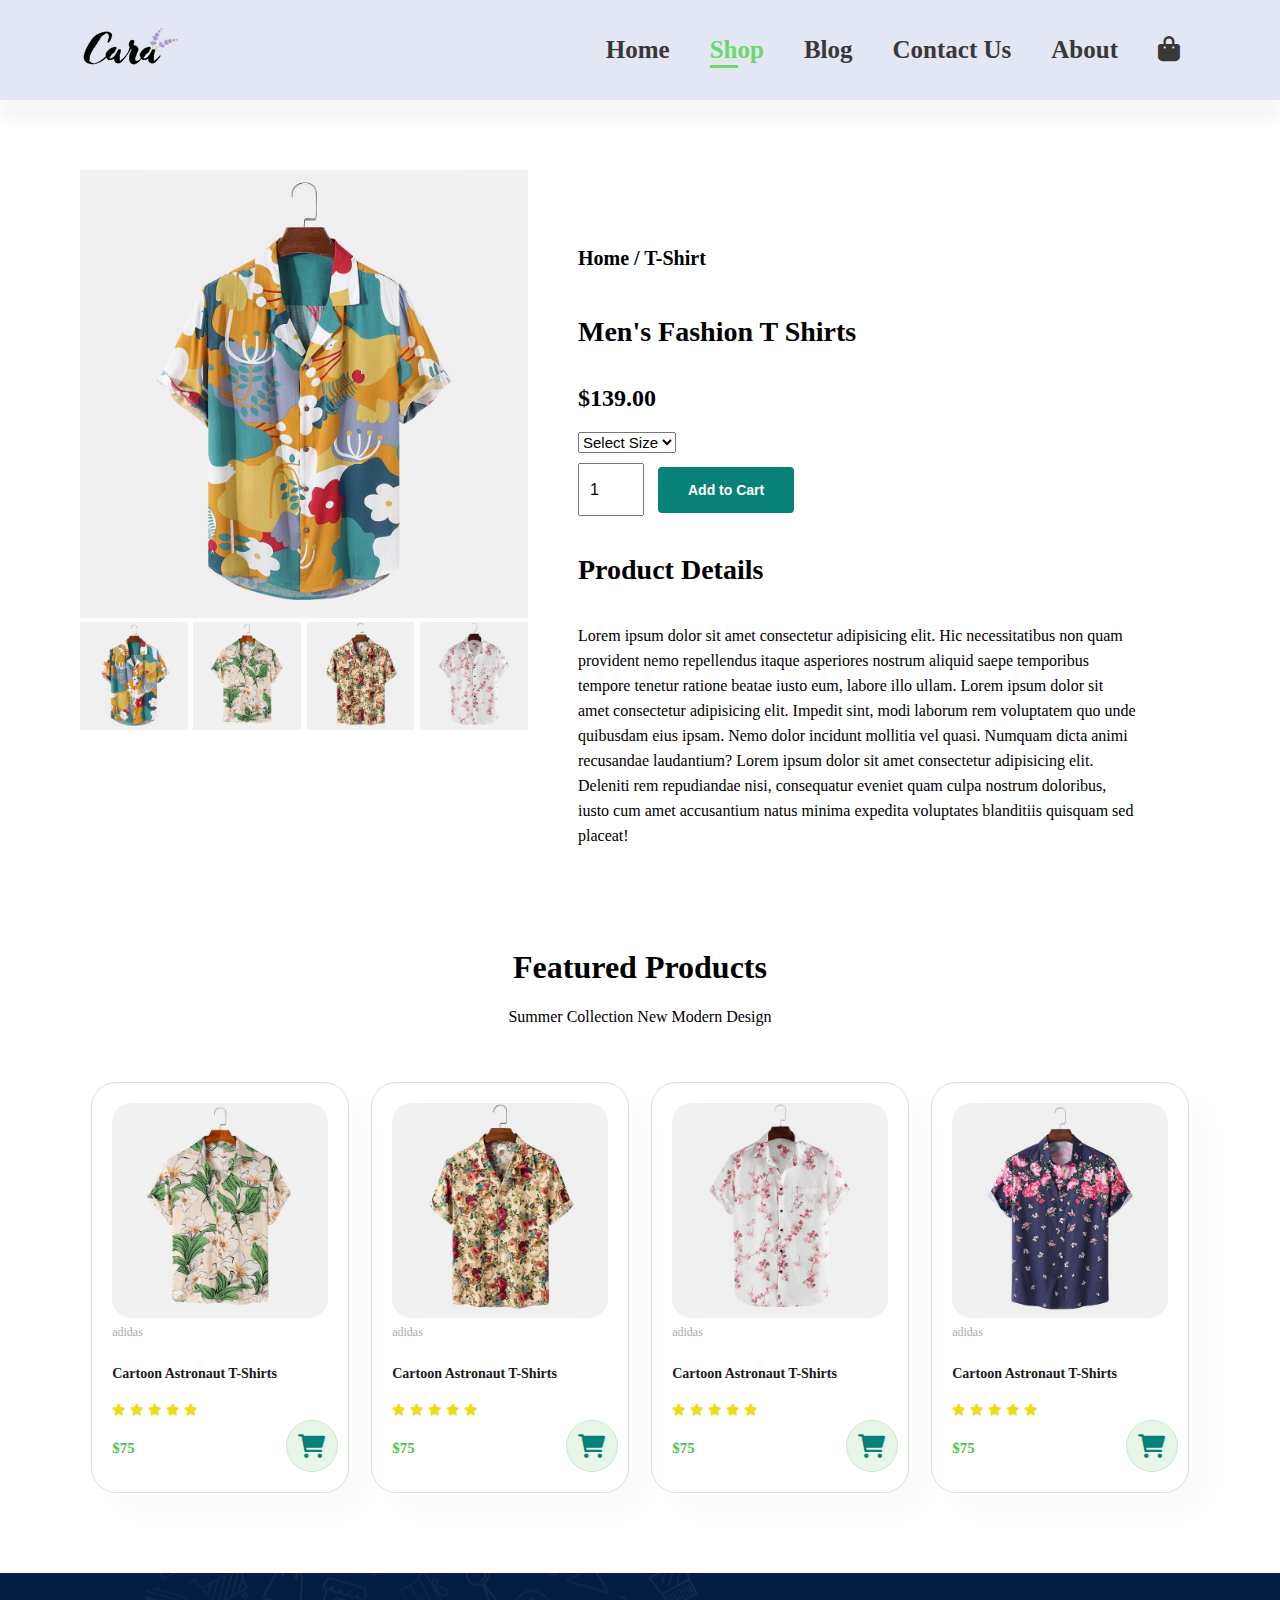
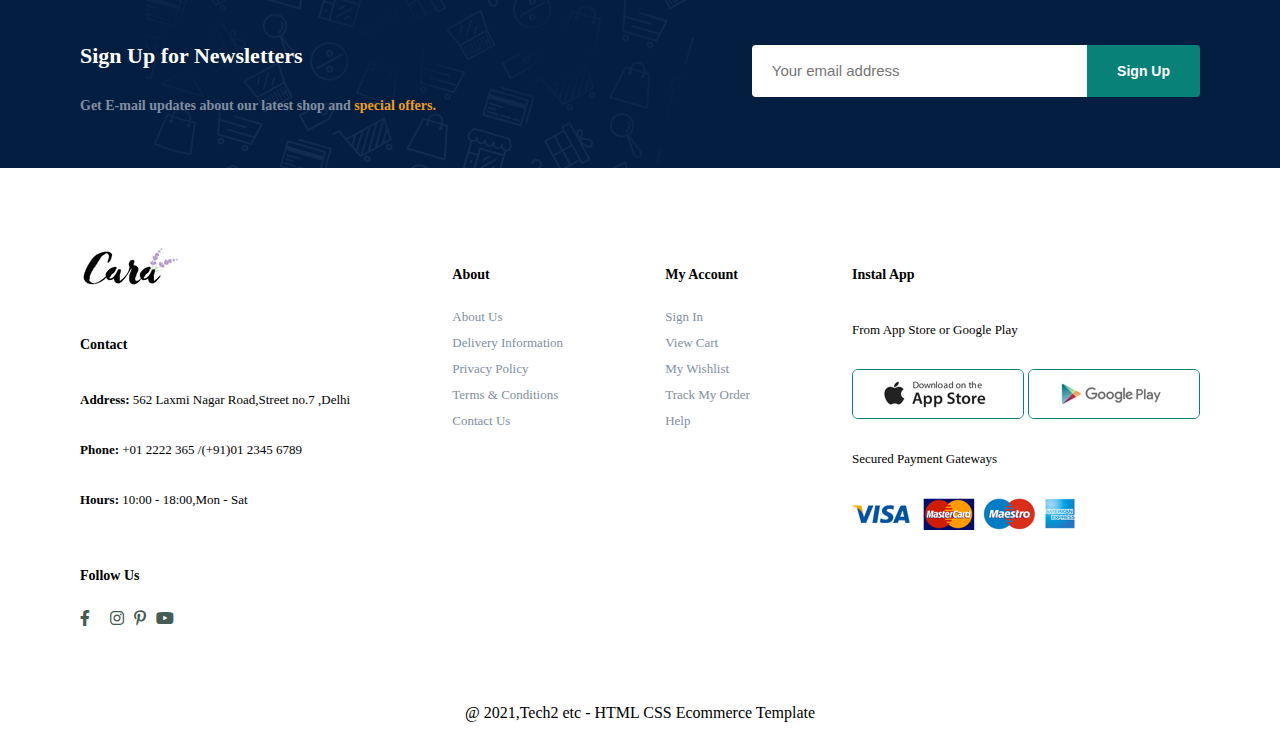
<file: sproduct.html>
<!DOCTYPE html>
<html lang="en">
<head>
    <meta charset="UTF-8">
    <meta name="viewport" content="width=device-width, initial-scale=1.0">
    <title>E-Commerce </title>
    <link rel="stylesheet" href="https://cdnjs.cloudflare.com/ajax/libs/font-awesome/6.0.0-beta3/css/all.min.css">
    <link rel="stylesheet" href="style.css">
</head>
<body>
    <section id="header">
        <a href="/index.html"><img src="img/logo.png" alt=""></a>
        <div>
            <ul id="navbar">
                <li><a href="/index.html">Home</a></li>
                <li><a class="active" href="shop.html">Shop</a></li>
                <li><a href="blog.html">Blog</a></li>
                <li><a href="contact.html">Contact Us</a></li>
                <li><a href="about.html">About</a></li>
                <li><a id="lg-bag" href="/cart.html"><i class="fa-solid fa-bag-shopping"></i></a></li>
                <a href="#" id="close"><i class="fa-solid fa-xmark"></i></a>

            </ul>
        </div>

        <div id="mobile">
            
            <a href="/cart.html"><i class="fa-solid fa-bag-shopping"></i></a>
            <i id="bar" class="fas fa-outdent"></i>
        </div>

    </section>

    <section id="prodetails" class="section-p1">
        <div class="single-pro-img">
            <img src="img/products/f1.jpg" width="100%" id="Main-Img" alt="">

            <div class="small-img-grp">
                <div class="small-img-col">
                    <img src="img/products/f1.jpg" width="100%" class="small-img" alt="">
                </div>
                <div class="small-img-col">
                    <img src="img/products/f2.jpg" width="100%" class="small-img" alt="">
                </div>
                <div class="small-img-col">
                    <img src="img/products/f3.jpg" width="100%" class="small-img" alt="">
                </div>
                <div class="small-img-col">
                    <img src="img/products/f4.jpg" width="100%" class="small-img" alt="">
                </div>

            </div>

        </div>

        <div class="single-pro-details">
            <h6>Home / T-Shirt</h6>
            <h4>Men's Fashion T Shirts</h4>
            <h2>$139.00</h2>
            <select>
                <option>Select Size</option>
                <option>Small</option>
                <option>Medium</option>
                <option>Large</option>
                <option>XL</option>
                <option>XXL</option>
            </select>
            <input type="number" value="1">
            <button class="normal" ><a href="/cart.html">Add to Cart</a></button>
            <h4>Product Details</h4>
            <span>Lorem ipsum dolor sit amet consectetur adipisicing elit. Hic necessitatibus non quam provident nemo repellendus 
                itaque asperiores nostrum aliquid saepe temporibus tempore tenetur ratione beatae iusto eum, labore illo ullam. Lorem ipsum dolor sit amet consectetur adipisicing elit. Impedit sint, modi laborum rem voluptatem quo unde quibusdam eius ipsam. Nemo dolor incidunt mollitia vel quasi. Numquam dicta animi recusandae laudantium? Lorem ipsum dolor sit amet consectetur adipisicing elit. Deleniti rem repudiandae nisi, consequatur eveniet quam culpa nostrum doloribus, iusto cum amet accusantium natus minima expedita voluptates blanditiis quisquam sed placeat!</span>

        </div>
    </section>


    <section id="product1" class="section-p1">
        <h1>Featured Products</h1>
        <p>Summer Collection New Modern Design</p>
        <div class="pro-container">
            <div class="pro">
                <div class="des">
                    <img src="img/products/f2.jpg" alt="">
                    <span>adidas</span>
                    <h4>Cartoon Astronaut T-Shirts</h4>
                    <div class="star">
                        <i class="fa-solid fa-star"></i>
                        <i class="fa-solid fa-star"></i>
                        <i class="fa-solid fa-star"></i>
                        <i class="fa-solid fa-star"></i>
                        <i class="fa-solid fa-star"></i>
                    </div>
                    <h3>$75</h3>
    
                </div>
                <a href="#"><i class="fa-solid fa-cart-shopping cart"></i></a>
            </div>
            <div class="pro">
                <div class="des">
                    <img src="img/products/f3.jpg" alt="">
                    <span>adidas</span>
                    <h4>Cartoon Astronaut T-Shirts</h4>
                    <div class="star">
                        <i class="fa-solid fa-star"></i>
                        <i class="fa-solid fa-star"></i>
                        <i class="fa-solid fa-star"></i>
                        <i class="fa-solid fa-star"></i>
                        <i class="fa-solid fa-star"></i>
                    </div>
                    <h3>$75</h3>
    
                </div>
                <a href="#"><i class="fa-solid fa-cart-shopping cart"></i></a>
            </div>
            <div class="pro">
                <div class="des">
                    <img src="img/products/f4.jpg" alt="">
                    <span>adidas</span>
                    <h4>Cartoon Astronaut T-Shirts</h4>
                    <div class="star">
                        <i class="fa-solid fa-star"></i>
                        <i class="fa-solid fa-star"></i>
                        <i class="fa-solid fa-star"></i>
                        <i class="fa-solid fa-star"></i>
                        <i class="fa-solid fa-star"></i>
                    </div>
                    <h3>$75</h3>
    
                </div>
                <a href="#"><i class="fa-solid fa-cart-shopping cart"></i></a>
            </div>
            <div class="pro">
                <div class="des">
                    <img src="img/products/f5.jpg" alt="">
                    <span>adidas</span>
                    <h4>Cartoon Astronaut T-Shirts</h4>
                    <div class="star">
                        <i class="fa-solid fa-star"></i>
                        <i class="fa-solid fa-star"></i>
                        <i class="fa-solid fa-star"></i>
                        <i class="fa-solid fa-star"></i>
                        <i class="fa-solid fa-star"></i>
                    </div>
                    <h3>$75</h3>
    
                </div>
                <a href="#"><i class="fa-solid fa-cart-shopping cart"></i></a>
            </div>
        </div>


    </section>


    <section id="newletter" class="section-p1 product-m1">
        <div class="newtext">
            <h4>Sign Up for Newsletters</h4>
            <p>Get E-mail updates about our latest shop and <span>special offers.</span> </p>
        </div>

        <div class="form">
            <input type="text" placeholder="Your email address">
            <button class="normal">Sign Up </button>
        </div>
        
    </section>


    <footer class="section-p1">
        <div class="col">
            <img class="logo" src="img/logo.png" alt="">
            <h4>Contact</h4>
            <p><strong>Address:</strong> 562 Laxmi Nagar Road,Street no.7 ,Delhi</p>
            <p><strong>Phone:</strong> +01 2222 365 /(+91)01 2345 6789</p>
            <p> <strong>Hours:</strong> 10:00 - 18:00,Mon - Sat</p>
            
            
            <div class="follow">
                <h4>Follow Us</h4>
                <div class="icon">
                    <i class="fa-brands fa-facebook-f"></i>
                    <i class="fa-brands fa-x-twitter"></i>
                    <i class="fa-brands fa-instagram"></i>
                    <i class="fa-brands fa-pinterest-p"></i>
                    <i class="fa-brands fa-youtube"></i>
                </div>


            </div>

        </div>

        <div class="col">
            <h4>About</h4>
            <div class="col">
                <a href="#">About Us</a>
                <a href="#">Delivery Information</a>
                <a href="#">Privacy Policy</a>
                <a href="#">Terms & Conditions</a>
                <a href="#">Contact Us</a>
            </div>


        </div>


        <div class="col">
            <h4>My Account</h4>
            <div class="col">
                <a href="#">Sign In</a>
                <a href="#">View Cart</a>
                <a href="#">My Wishlist</a>
                <a href="#">Track My Order</a>
                <a href="#">Help</a>
            </div>


        </div>
        
        <div class="col install">
            <h4>Instal App</h4>
            <p>From App Store or Google Play</p>
            <div class="row">
                <img src="img/pay/app.jpg" alt="">
                <img src="img/pay/play.jpg" alt="">

            </div>
            <p>Secured Payment Gateways</p>
            <div class="pay">
                <img src="img/pay/pay.png" alt="">

            </div>

        </div>



    </footer>
    <div class="copyright">
        <p> @ 2021,Tech2 etc - HTML CSS Ecommerce Template</p>
    </div>

    <script>
        let Mainimg=document.getElementById("Main-Img");
        let smallImg=document.getElementsByClassName("small-img");

        smallImg[0].onclick=function(){
            Mainimg.src=smallImg[0].src;
        }
        smallImg[1].onclick=function(){
            Mainimg.src=smallImg[1].src;
        }
        smallImg[2].onclick=function(){
            Mainimg.src=smallImg[2].src;
        }
        smallImg[3].onclick=function(){
            Mainimg.src=smallImg[3].src;
        }
    </script>
    <script src="script.js"></script>
    
</body>
</html>
</file>
<file: style.css>
#header {
    display: flex;
    align-items: center;
    justify-content: space-between;
    background-color: #E3E6F3;
    padding: 20px 80px;
    box-shadow: 0 20px 15px rgb(0, 0, 0,0.04);
    z-index: 999;
    position: sticky;
    top: 0;
    left: 0;
    width: 100%;
    box-sizing: border-box; /* Ensures padding is included in width */
}

button.normal{
    font-size: 14px;
    font-weight: 600;
    border-radius: 4px;
    color: black;
    background-color: #fff;
    border: none;
    outline: none;
    padding: 15px 30px;
    cursor: pointer;
}

#navbar{
    display: flex;
    align-items: center;
    justify-content: center;
}

#navbar li{
    list-style: none;
    padding: 0 20px;
    position: relative;


}

#navbar li a{
    text-decoration: none;
    font-size: 25px;
    font-weight: 600;
    color: rgb(58, 55, 55);
    transition: 0.3s ease;

}
#navbar li a:hover,#navbar li a.active{
    color: rgb(109, 214, 109);
}

#navbar li a.active::after,#navbar li a:hover::after{
    content: "";
    width: 30%;
    height: 3px;
    background-color:  rgb(109, 214, 109);
    position: absolute;
    bottom: -4px;
    left: 20px;

}

#mobile{
    display: none;
    align-items: center;
}

#close{
    display: none;
}

/*hero Page*/
#hero {
    background-image: url("img/hero4.png");
    background-position: left;
    background-repeat: no-repeat;
    height: 90vh;
    width: 100%;
    background-position: top 25% right 0;
    background-size: cover;
    padding: 0 80px; /* Keep this if you want spacing similar to header */
    display: flex;
    flex-direction: column;
    align-items: flex-start;
    justify-content: center;
    box-sizing: border-box; /* Include padding in width calculation */
}

#hero h4{
    padding-bottom: 15px;
    font-size: 20px;
    font-weight: 700;

}
#hero h1{
    color: #088178;
    font-size: 50px;
}

#hero h2{
    font-size: 40px;
    font-weight: 700;
}
#hero button{
    background-image: url("img/button.png");
    background-color: transparent;
    border: 0;
    color: #088178;
    padding: 14px 80px 14px 65px;
    background-repeat: no-repeat;
    cursor: pointer;
    font-size: 16px;
    font-weight: 700;

}

.section-p1{
    padding: 40px 80px;
}

#feature{
    display: flex;
    align-items: center;
    justify-content: space-between;
    flex-wrap: wrap;
}

#feature .fe-box{
    flex: 1 1 100px;
    width: 100px;
    text-align: center;
    padding: 25px 15px;
    box-shadow: 20px 20px 34px rgba(0, 0, 0, 0.03);
    border: 1px solid #cce7d0;
    border-radius: 4px;
    margin: 10px;
}

#feature .fe-box:hover{
    box-shadow: 10px 10px 54px rgba(96, 49, 49, 0.03);

}

#feature .fe-box h6{
    display: inline-block;
    font-weight: 700;
    padding: 6px 8px 9px 8px;
    line-height: 1;
    border-radius: 4px;
    color: #088178;
    background-color: rgb(248, 135, 174);
}

#feature .fe-box:nth-child(2) h6{
    background-color: rgb(108, 240, 108);
}
#feature .fe-box:nth-child(3) h6{
    background-color: rgb(237, 231, 231);
}
#feature .fe-box:nth-child(4) h6{
    background-color: rgb(203, 245, 76);
}
#feature .fe-box:nth-child(5) h6{
    background-color: rgb(154, 219, 250);
}
#feature .fe-box:nth-child(6) h6{
    background-color: rgb(253, 139, 200) ;
}

.product-m1{
    margin: 40px 0;
}
/*product*/
#product1{
    text-align: center;
}

#product1 .pro-container{
    display: flex;
    justify-content: space-around;
    flex-wrap: wrap;
    padding-top: 20px;
    box-sizing: border-box;
}

#product1 .pro{
    width: 23%;
    min-width: 250px;
    padding: 10px;
    border: 1px solid #cce7d0;
    cursor: pointer;
    border-radius: 25px;
    box-shadow: 20px 20px 30px rgba(0, 0, 0, 0.02);
    transition: 0.3s ease;
    position: relative;
    margin-top: 20px ;
    box-sizing:border-box;
    
    
}

#product1 .pro:hover{
    box-shadow: 20px 20px 30px rgba(0, 0, 0, 0.06);
    
}
#product1 .pro img{
    width: 100%;
    border-radius: 20px;
}

#product1 .pro .des{
    text-align: start;
    padding: 10px;
}

#product1 .pro .des span{
    font-size: 12px;
    color: #a8aab7;
}

#product1 .pro .des h4{
    font-size: 14px;
    color: #1a1a1a;
    padding-top: 7px;

}

#product1 .pro .des i{
    font-size: 12px;
    color: rgb(237, 220, 23);
}

#product1 .pro .des h3{
    font-size: 15px;
    padding-top: 7px;
    color: rgb(76, 197, 76);
    font-weight: 700;
}

#product1 .pro .cart {
    height: 50px;          /* Slightly larger to make the icon more clickable */
    width: 50px;           /* Matching the height for a perfect circle */
    line-height: 50px;     /* Center the icon vertically */
    border-radius: 50px;   /* Makes it a circle */
    background-color: #e8f6ea;
    color: #088178;
    font-size: 24px;       /* Adjusts icon size */
    border: 1px solid #cce7d0;
    position: absolute;
    bottom: 20px;
    right: 10px;
}



#banner{
    display: flex;
    flex-direction: column;
    justify-content: center;
    align-items: center;
    text-align: center;
    width: 100%;
    height: 40vh;
    background-image: url("img/banner/b2.jpg");
}

#banner h4{
    font-size: 16px;
    color: #fff;
}

#banner h1{
    font-size: 30px;
    color: #fff;
    padding: 10px 0px;
}

#banner h1 span{
    color: red;

}

#banner button:hover{
    background-color: #088178;
    color: #fff;
}

#sm-banner{
    display: flex;
    justify-content: space-between;

}

#sm-banner .banner-box{
    display: flex;
    flex-direction: column;
    justify-content: center;
    align-items: flex-start;
    padding: 20px;
    text-align: center;
    width: 48%;
    min-width: 48%;
    height: 30vh;
    background-image: url("img/banner/b17.jpg");
    background-position: center;
    background-size: cover;
    box-sizing: border-box;
}

#sm-banner .banner-box2{
    background-image: url("img/banner/b10.jpg");
}

#sm-banner .banner-box h4{
    color: #fff;
    font-size: 15px;
    font-weight: 500;
}


#sm-banner .banner-box h1{
    color: #fff;
    font-size: 28px;
    font-weight: 700;
}


#sm-banner .banner-box span{
    color: #fff;
    font-size: 15px;
    font-weight: 500;
}


button.white{
    background-color: transparent;
    border: 1px solid #fff;
    color: #fff;
    font-size: 14px;
    font-weight: 600;
    margin-top: 8px;
    padding: 4px 15px;
    transition: 0.2s ease;
}

#sm-banner .banner-box:hover button{
    background-color: #088178;
    border: 1px solid #088178;
}

#banner3{
    display: flex;
    justify-content: space-between;
    flex-wrap: wrap;

}

#banner3 .banner-box{
    display: flex;
    flex-direction: column;
    justify-content: center;
    align-items: flex-start;
    padding: 20px;
    text-align: center;
    min-width: 30%;
    height: 30vh;
    background-image: url("img/banner/b7.jpg");
    background-position: center;
    background-size: cover;
    margin-bottom: 20px;
}

#banner3 .banner-box2{
    background-image: url("img/banner/b4.jpg");

}

#banner3 .banner-box3{
    background-image: url("img/banner/b18.jpg");

}

#banner3 h2{
    color: #fff;
    font-weight: 900;
}

#banner3 h3{
    color: red;
    font-weight: 800;
}




#newletter{
    display: flex;
    justify-content: space-between;
    align-items: center;
    flex-wrap: wrap;
    background-image: url("img/banner/b14.png");
    background-repeat: no-repeat;
    background-position: 20% 30%;
    background-color: #041e42;
}

#newletter h4{
    font-size: 22px;
    color: white;
    font-weight: 700;

}

#newletter p{
    font-size: 14px;
    color: #818ea0;
    font-weight: 600;


}

#newletter .form{
    display: flex;
    width: 40%;

}

#newletter span{
    color: rgb(235, 157, 31);
}

#newletter input{
    height: 3.125rem;
    padding: 0 1.25em;
    width: 100%;
    font-size: 15px;
    border: 1px solid transparent;
    border-radius: 4px;
    outline: none;
    border-top-right-radius: 0;
    border-bottom-right-radius: 0;
}

#newletter button{
    color: white;
    background-color: #088178;
    white-space: nowrap;
    border-top-left-radius: 0;
    border-bottom-left-radius: 0;
}



footer{
    display: flex;
    flex-wrap: wrap;
    justify-content: space-between;
}

footer .col{
    display: flex;
    flex-direction: column;
    align-items: flex-start;
    margin-bottom: 20px;

}

footer .logo{
    margin-bottom: 30px;
}

footer h4{
    font-size: 14px;
    padding: 0 0 8px 0;
}

footer p{
    font-size: 13px;
    padding: 0 0 8px 0;

}

footer a{
    font-size: 13px;
    text-decoration: none;
    color: #818ea0;
    margin-bottom: 10px;
}

footer .follow {
    margin-top: 20px;
}

footer .follow i{
    color: #465b52;
    padding-right: 6px;
    cursor: pointer;
}


footer .install .row img{
    border: 1px solid #088178;
    border-radius: 6px;
}

footer .install img{
    margin: 10px 0 15px 0;
}

footer .follow i:hover,footer  a:hover{
    color:#088178
}


.copyright{
    display: flex;
    text-align: center;
    justify-content: center;
}

body, html {
    margin: 0;
    padding: 0;
    width: 100%;
    overflow-x: hidden; /* Prevents horizontal scrolling */
}










/*Shop page*/

#page-header{
    background-image: url("img/banner/b1.jpg");
    width: 100%;
    height: 40vh;
    background-size: cover;
    display: flex;
    justify-content: center;
    text-align: center;
    flex-direction: column;
    padding: 0px;
}

#page-header h2{
    font-size: 50px;
    font-weight: 800;

}

#page-header p{
    font-size: 20px;
    font-weight: 500;
}

#page-header h2,
#page-header p{
    color: #fff;

}

#pagination{
    text-align: center;
}

#pagination a{
    text-decoration: none;
    background-color: #088178;
    border-radius: 4px;
    font-size: 14px;
    font-weight: 600;
    padding: 15px 20px;
    color: #fff;
}

#pagination a i{
    font-size: 16px;
    font-weight: 600;

}


/*Single Product details*/

#prodetails{
    display: flex;
    margin-top: 30px;
}

#prodetails .single-pro-img{
    width: 40%;
    margin-right: 50px;
}

.small-img-grp{
    display: flex;
    justify-content: space-between;
}

.small-img-col{
    flex-basis: 24%;
    cursor: pointer;
}

#prodetails .single-pro-details a{
    text-decoration: none;
    color: white;
}

#prodetails .single-pro-details{
    width: 50%;
    padding-top: 30px;

}

#prodetails .single-pro-details h6{
    font-size: 20px;
}

#prodetails .single-pro-details h4{
    font-size: 28px;

}

#prodetails .single-pro-details select{
    display: block;
    font-size: 15px;
    margin: 5px 0 10px 0;
}

#prodetails .single-pro-details input{
    height: 47px;
    width: 50px;
    font-size: 16px;
    margin-right: 10px;
    padding-left: 10px;
}

#prodetails .single-pro-details input:focus{
    outline: none;
}

#prodetails .single-pro-details button{
    background-color: #088178;
    color: #fff;
}

#prodetails .single-pro-details span{
    line-height: 25px;
}


/*blog product*/
#page-header.blog-header{
    background-image: url("img/banner/b19.jpg");
}


#blog{
    padding: 150px 150px 0 150px ;
}

#blog .blog-box{
    display: flex;
    align-items: center;
    width: 100%;
    position: relative;
    padding-bottom: 100px;

}

#blog .blog-img{
    width: 50%;
    margin-right: 40px;
}

#blog .blog-img img{
    width: 100%;
    object-fit: cover;
    height: 300px;
}

#blog .blog-details{
    width: 50%;
}

#blog .blog-details a{
    text-decoration: none;
    color: black;
    font-size: 11px;
    font-weight: 800;
    position: relative;
    transition: 0.3s;
}

#blog .blog-details a::after{
    content: "";
    width: 50px;
    height: 1px;
    background-color: black;
    top: 6px;
    right: -60px;
    position: absolute;
}

#blog .blog-details a:hover{
    color: #088178;
}

#blog .blog-details a:hover::after{
    background-color: #088178;
}

#blog .blog-box h1{
    color: #a8aab7;
    font-size: 70px;
    font-weight: 700;
    top: -112px;
    left: 0;
    position: absolute;
    z-index: -2;
}


/*About page*/

#page-header.about-header{
    background-image: url("img/about/banner.png");
}

#about-head{
    display: flex;
    align-items: center;
}

#about-head img{
    width: 50%;
    height: auto;

}

#about-head div{
    padding-left: 40px;
}


#about-app h1{
    text-align: center;
    font-size: 50px;
    font-weight: 700;

}

#about-app .video{
    width: 70%;
    height: 100%;
    margin: 30px auto 0 auto;
}

#about-app .video video{
    width: 100%;
    height: 100%;
    border-radius: 20px;
}


#contact-details{
    display: flex;
    align-items: center;
    justify-content: space-between;
}


#contact-details .details{
    width: 40%;
}

#contact-details .details span,
#form-details form span{
    font-size: 12px;
}

#contact-details .details h2,
#form-details form h1{
    font-size: 36px;
    line-height: 35px;
    padding: 20px 0;
}

#contact-details .details h3{
    font-size: 18px;
    padding-bottom: 20px;
}

#contact-details .details li{
    list-style: none;
    display: flex;
    padding: 10px 0;
}

#contact-details .details li i{
    font-size: 14px;
    padding-right: 22px;
}

#contact-details .details li  p{
    margin: 0;
    font-size: 14px;

}

#contact-details .map{
    width: 55%;
    height: 400px;
}

#contact-details .map iframe{
    width: 100%;
    height: 100%;
}

#form-details{
    display: flex;
    justify-content: space-between;
    padding: 80px;
    margin: 30px;
    border: 1px solid #e1e1e1;
}

#form-details form{
    width: 65%;
    display: flex;
    flex-direction: column;
    align-items: flex-start;
}

#form-details form input,#form-details form textarea{
    width: 100%;
    padding: 12px 15px;
    margin-bottom: 20px;
    outline: none;
    border: 1px solid #cce7d0;
}

#form-details form button{
    background-color: #088178;
    color: #E3E6F3;
}


#form-details .people div{
    padding-bottom: 20px;
    display: flex;
    align-items: flex-start;
}

#form-details .people div img{
    width: 65px;
    height: 65px;
    object-fit: cover;
    margin-right: 15px;
}

#form-details .people div p{
    font-size: 13px;
    margin: 0;
    line-height: 25px;
}

#form-details .people div p span{
    display: block;
    font-size: 18px;
    font-weight: 700;
    color: black;
}


/*cart Page */

#cart {
    overflow-x: auto;
}

#cart table{
    width: 100%;
    border-collapse: collapse;
    table-layout: fixed;
    white-space: nowrap;
}

#cart table img{
    width: 70px;
}

#cart table td:nth-child(1){
    width: 100px;
    text-align: center;
}

#cart table td:nth-child(2){
    width: 150px;
    text-align: center;
}
#cart table td:nth-child(3){
    width: 250px;
    text-align: center;
}

#cart table td:nth-child(4),#cart table td:nth-child(5),#cart table td:nth-child(6){
    width: 150px;
    text-align: center;
}

#cart table td:nth-child(5) input{
    width: 70px;
    padding: 10px 5px 10px 15px;
}


#cart thead {
    border: 1px solid #e2e9e1;
    border-left: none;
    border-right: none;
}

#cart thead td{
    font-size: 14px;
    font-weight: 700;
    text-transform: uppercase;
    padding: 18px 0;
}

#cart tbody tr td{
    padding-top: 15px;
}

#cart tbody  td{
    font-size: 13px;

}


#cart-add{
    display: flex;
    flex-wrap: wrap;
    justify-content: space-between;
}

#coupon{
    width: 50%;
    margin-bottom: 30px;
}

#coupon h2{
    padding-bottom: 10px;
}

#coupon input{
    padding: 10px 20px;
    width: 60%;
    outline: none;
    border: 1px solid #e2e9e1;
    margin-right: 10px;
}

#coupon button,#subtotal button{
    background-color: #088178;
    color: white;
    padding: 12px 20px;
}


#subtotal{
    width:40%;
    margin-bottom: 30px;
    border: 1px solid #e2e9e1;
    padding: 30px;

}

#subtotal table{
    border-collapse: collapse;
    width: 100%;
    margin-bottom: 20px;
}

#subtotal table td{
    border: 1px solid #e2e9e1;
    padding: 10px;
    width: 50%;
    font-size: 14px;
}

/* media query*/

@media (max-width:799px){

    .section-p1{
        padding: 40px 10px;
    }

    
    #navbar {
        display: flex;
        flex-direction: column;
        align-items: flex-start;
        justify-content: flex-start;
        position: fixed;
        top:0;
        right: -300px;
        height: 100vh;
        width: 300px;
        background-color: #E3E6F3;
        box-shadow: 0 40px 60px rgba(0,0,0,0.1);
        padding: 80px 0 0 10px;
        transition: 0.3s;

    }

    #navbar.active{
        right: 0px;
    }

    #navbar li{
        margin-bottom: 25px;
    }

    #mobile{
        display: flex;
        align-items: center;
        
    }

    #mobile i{
        padding-left: 20px;
        font-size: 25px;
        color: #1a1a1a;
        
    }

    #lg-bag{
        display:none;
    }

    #close{
        display: initial;
        position: absolute;
        color:#222;
        top: 30px;
        left:30px;
        font-size: 25px;
    }

    #hero{
        height: 70vh;
        padding: 0 80px;
        background-position: top 30%  right 30%;
    
    }

    #feature{
        justify-content: center;
    }

    #feature .fe-box {
        margin: 15px 15px;
    }

    #product1 .pro-container {

        justify-content: center;

    }

    #product1 .pro {

        margin: 15px;
    }

    #banner {

        height: 30vh;
        width: 100%;

    }

    #sm-banner .banner-box {
        width: 100%;
        margin-bottom: 20px;

    }

    #banner3{
        padding: 0 20px;

    }
    #banner3 .banner-box{
        width: 100%;
    }

    #newsletter .form{

        width:70%;
    }

    /*cart*/
    #cart table {
        width: 70%;
        
    }



}


@media (max-width:477px){
    #header {
        
        padding: 10px 30px;
        
    }
    h1{
        font-size: 38px;
    }
    h2{
        font-size: 32px;
    }

    #hero {
        padding: 0 20px;
        background-position: 55%;
    }

    #feature{
        justify-content: space-between;
    }

    

    #feature .fe-box{
        width: 140px;
        margin: 0 0 5px 0;

    }

    #product1 .pro{
        width: 100%;

    }

    #banner{
        height: 30vh;
    }

    #sm-banner{
        display: flex;
        flex-direction: column;
        width: 100%;
    }


    #sm-banner .banner-box{
        height: 30vh;
        width: 100%;
        margin-top: 10px;
    }

    #sm-banner .banner-box2{
        margin-top: 10px;
        height: 30vh;
        width: 100%;
    }
    #sm-banner .banner-box h4, 
    #sm-banner .banner-box h1, 
    #sm-banner .banner-box span {
        font-size: 1.2em; /* Reduce font size for readability */
    }

    #sm-banner .banner-box2 h4, 
    #sm-banner .banner-box2 h1, 
    #sm-banner .banner-box2 span {
        font-size: 1.2em; /* Reduce font size for readability */
    }

    #banner3{
        padding: 0 20px;
    }

    #banner3 .banner-box{
        width: 100%;
    }

    #newletter {
        padding: 40px 20px;
    }

    #newsletter .form{
        width: 100%;
    }

    .copyright{
        text-align: start;
    }

    /* single Product*/
    #prodetails{
        display: flex;
        flex-direction: column;
    }

    #prodetails #Main-Img{
        width: 100%;
    }

    #prodetails .single-pro-img {
        width: 100%;
        /*margin-right: 0px;*/
    }

    #prodetails .single-pro-details{
        width:100%;

    }

    /*blog Page*/

    #blog {
        padding: 10px 10px 0px 10px;
    }

    #blog .blog-box {
        display: flex;
        flex-direction: column;

    }

    #blog .blog-img{
        width: 100%;
        margin-right: 0px;
        margin-bottom: 30px;
    }


    #blog .blog-details{
        width: 100%;
    }

    /* About Page */    
    #about-head {
        flex-direction: column;

    }

    #about-head img {
        width: 100%;
        margin-bottom: 20px;
    }

    #about-head div {
        padding-left: 0px;
    }

    #about-app .video {
        width: 100%;

    }

    /*contact Page */

    #contact-details {
        flex-direction: column;
    }

    #contact-details .details {
        width: 100%;
    }
    
    #form-details {
        display: flex;
        flex-direction: column;
        padding: 20px;
        
    }
    #form-details form {
        width: 90%;

    }
    
    #form-details form input, #form-details form textarea {
        width: 100%;
        padding: 12px 15px;
    }

    button.normal {

        margin-bottom: 20px;
    }

    /*cart Page*/
    #cart-add {
        flex-direction: column;

    }

    #coupon {
        width: 100%;

    }

    #subtotal {
        width: 80%;
        padding: 30px;
    }

}
</file>
